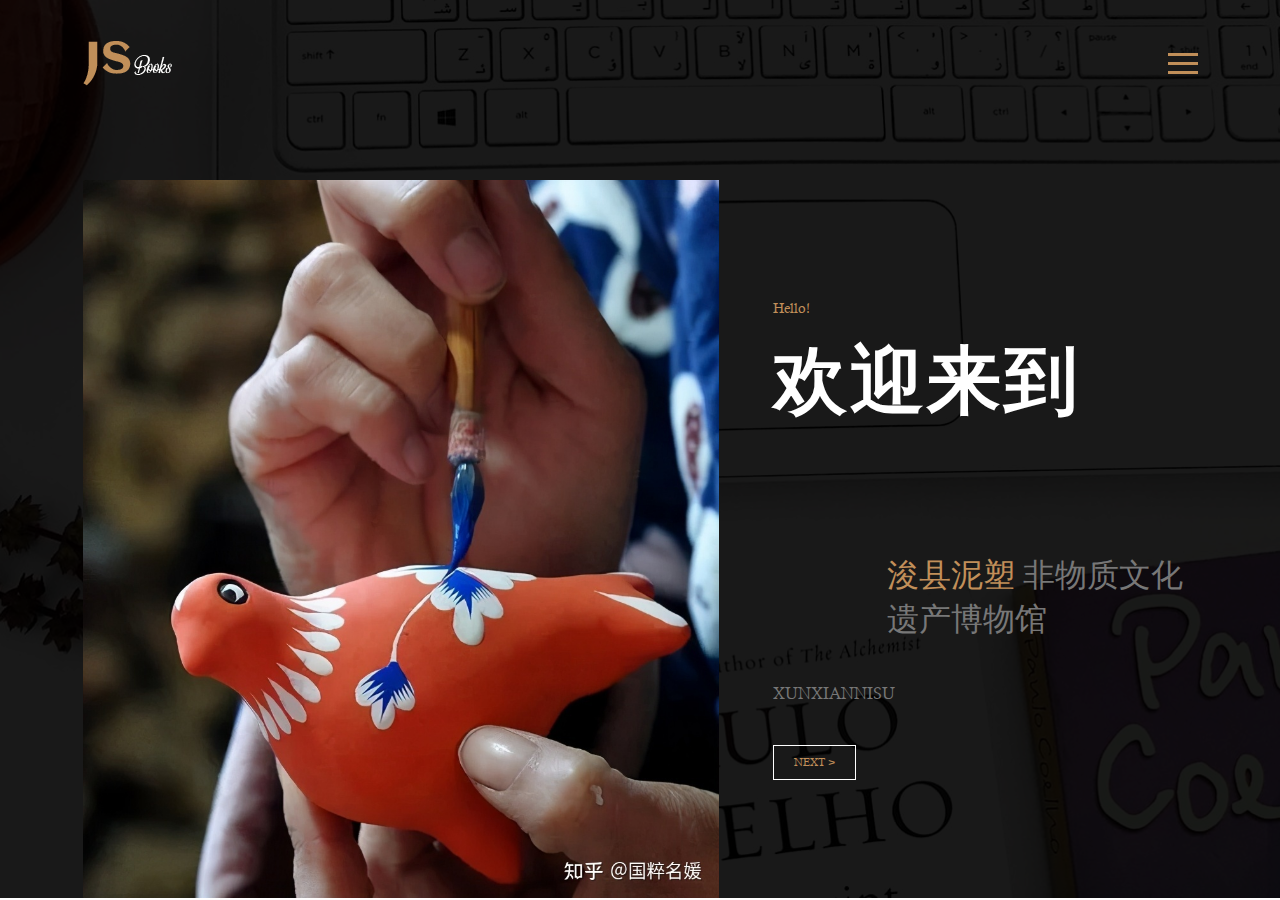
<file: index.html>
<!doctype html>
<!--
	Author by FreeHTML5.co
	Twitter: https://twitter.com/fh5co
	Facebook: https://fb.com/fh5co
	URL: https://freehtml5.co
-->
<html lang="en">
<head>
	<!-- Required meta tags -->
	<meta charset="utf-8">
	<meta name="viewport" content="width=device-width, initial-scale=1, shrink-to-fit=no">
	<link rel="stylesheet" href="css/style.css">
	<link rel="stylesheet" href="css/slick.css">
	<link rel="stylesheet" href="css/animate.css">

	<!-- Styleswitcher ( This style is for demo purposes only, you may delete this anytime. ) -->
	<link rel="stylesheet" id="theme-switch" href="css/style.css">
	<link rel="stylesheet" href="css/color-preset-option.css">
	<!-- END styleswitcher demo -->

	<title>Author</title>
</head>
<body>

	<!-- Navigation -->
	<nav class="site-navigation">
		<div class="site-navigation-inner site-container">
			<img src="./images/site-logo.png" alt="site logo">
			<div class="main-navigation">
				<ul class="main-navigation__ul">
					<li><a href="index.html">Home</a></li>
					<li><a href="#">Page 1</a></li>
					<li><a href="#">Page 2</a></li>
					<li><a href="#">Page 3</a></li>
					<li><a href="#">Page 4</a></li>
				</ul>
			</div>
			<div id="myBtn" class="burger-container" onclick="myFunction(this)">
				<div class="bar1"></div>
				<div class="bar2"></div>
				<div class="bar3"></div>
			</div>
			<script>
				function myFunction(x) {
					x.classList.toggle("change");
				}
			</script>

		</div>
	</nav>
	<!-- Navigation end -->

	<!-- Top banner -->
	<section class="fh5co-top-banner">
		<div class="top-banner__inner site-container">
			<div class="top-banner__image"><img src="tupian/浚县图片/v2-34499f5b2ea385e7670aa4b8134bd980_r.jpg" width="636" height="718" alt=""/></div>
			<div class="top-banner__text">
				<div class="top-banner__text-up">
					<span class="brand-span">Hello! </span>
					<h2 class="top-banner__h2">欢迎来到</h2>
			  </div>
				<div class="top-banner__text-down">
					
					<p>&nbsp;</p>
					<p>&nbsp;</p>
					<p><span class="brand-span" style="font-size: xx-large">浚县泥塑</span><span style="font-size: xx-large"> 非物质文化遗产博物馆</span></p>
				</div>
			  <p>XUNXIANNISU</p>
				<a href="浚县泥塑非物质文化遗产博物馆.html" class="brand-button">NEXT > </a>
			</div>
		</div>
	</section>
	<!-- Top banner end -->
</file>
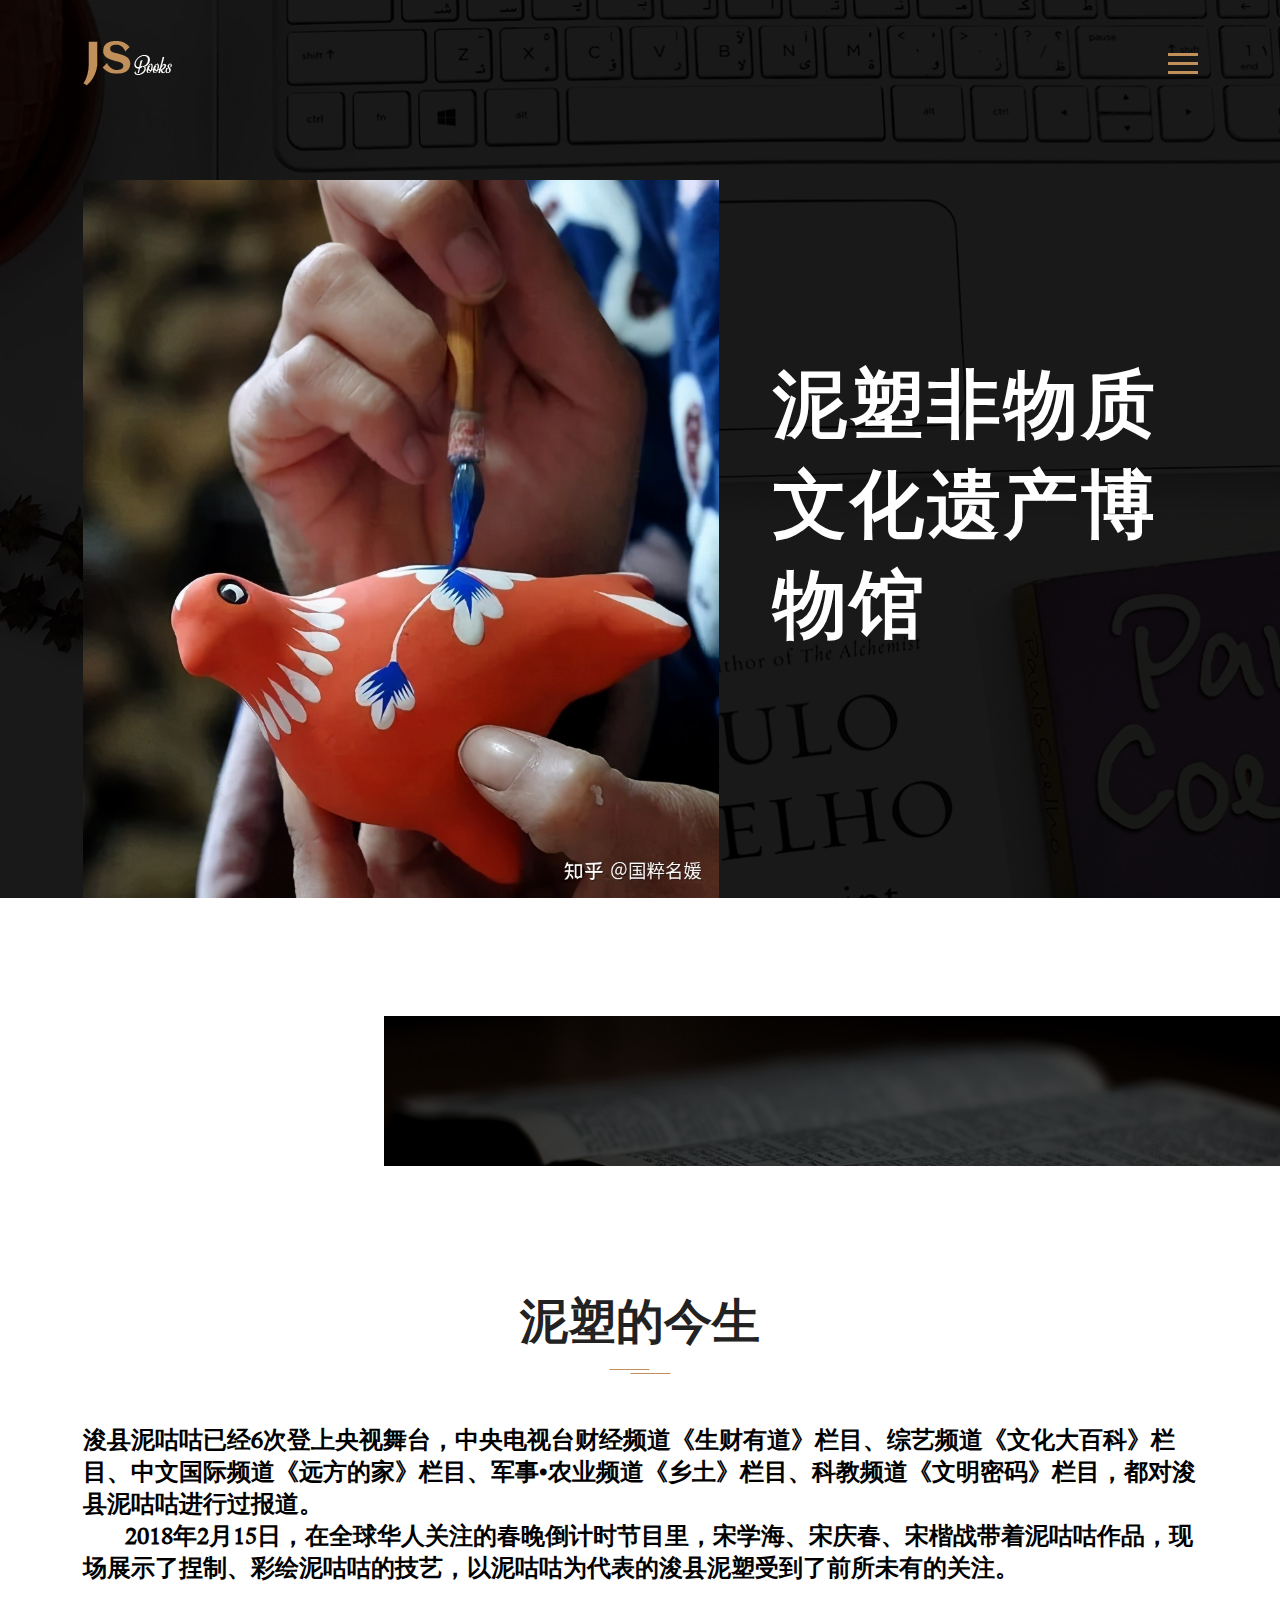
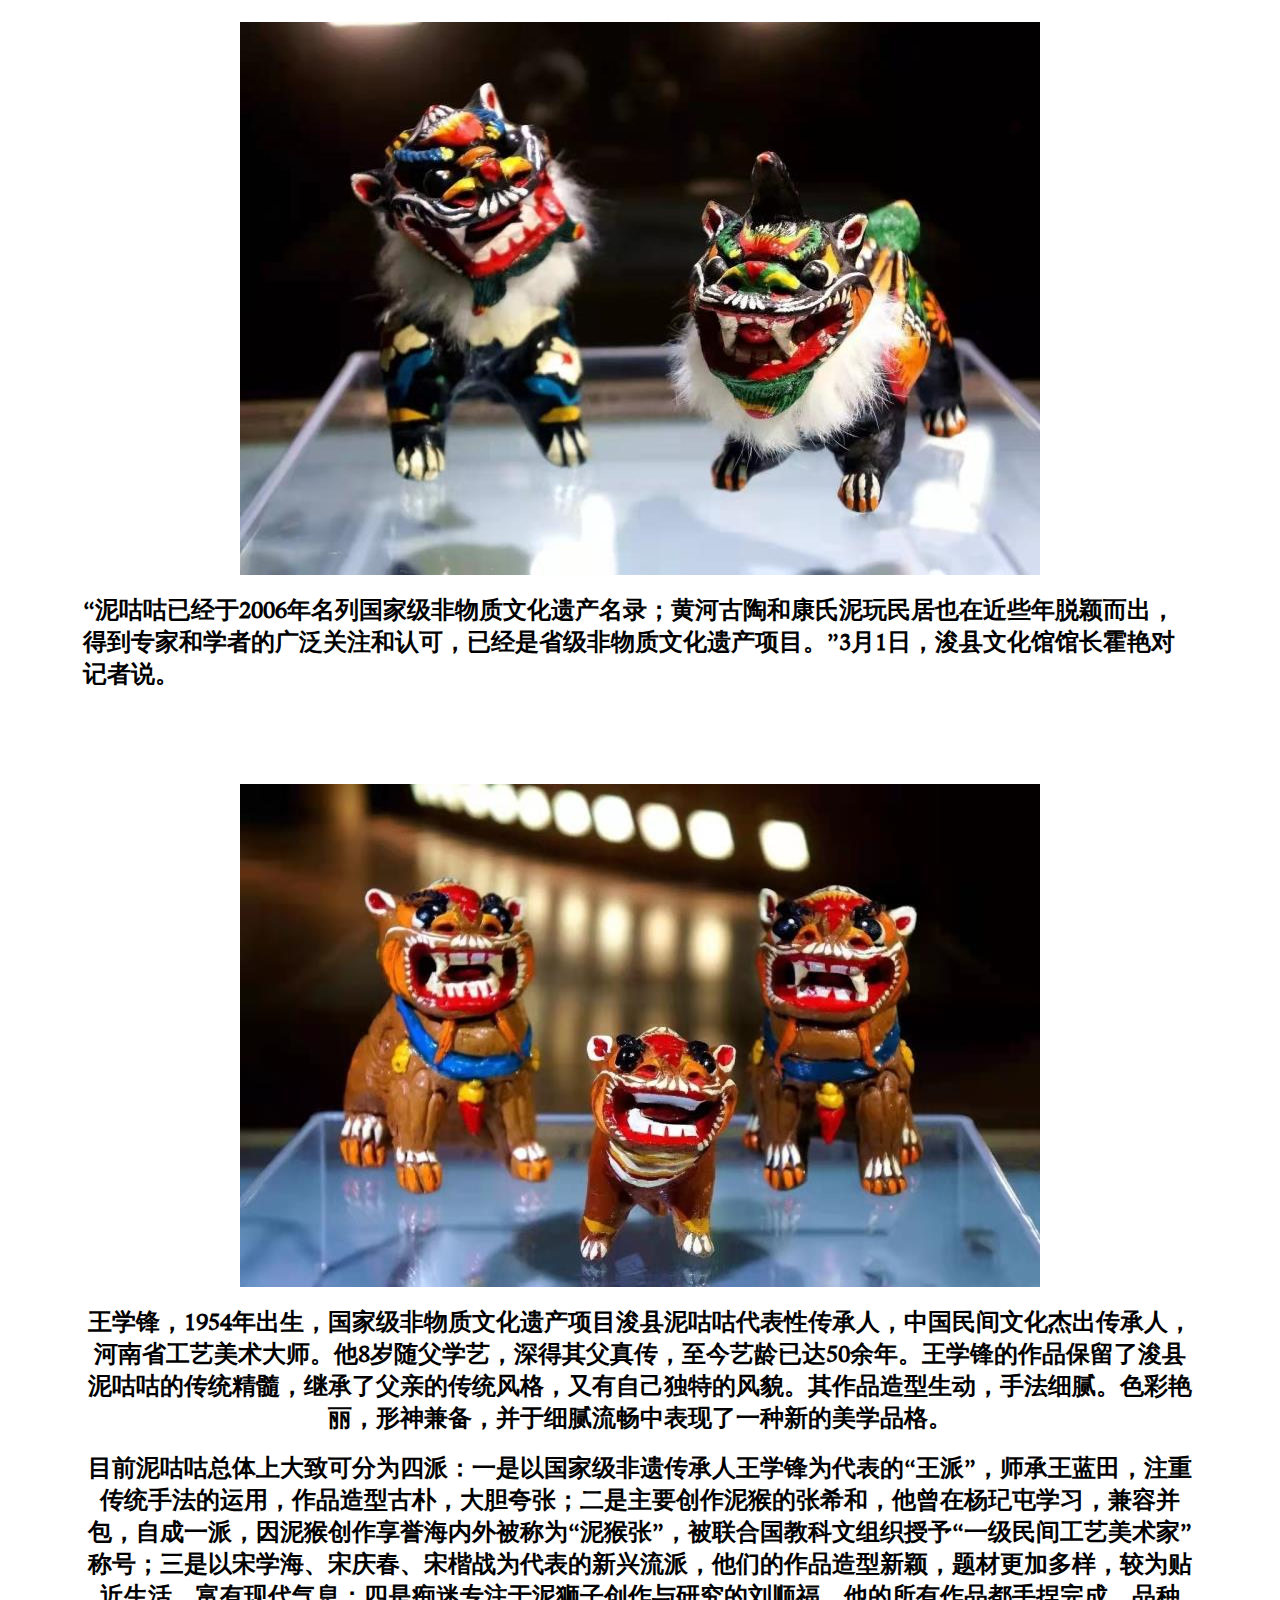
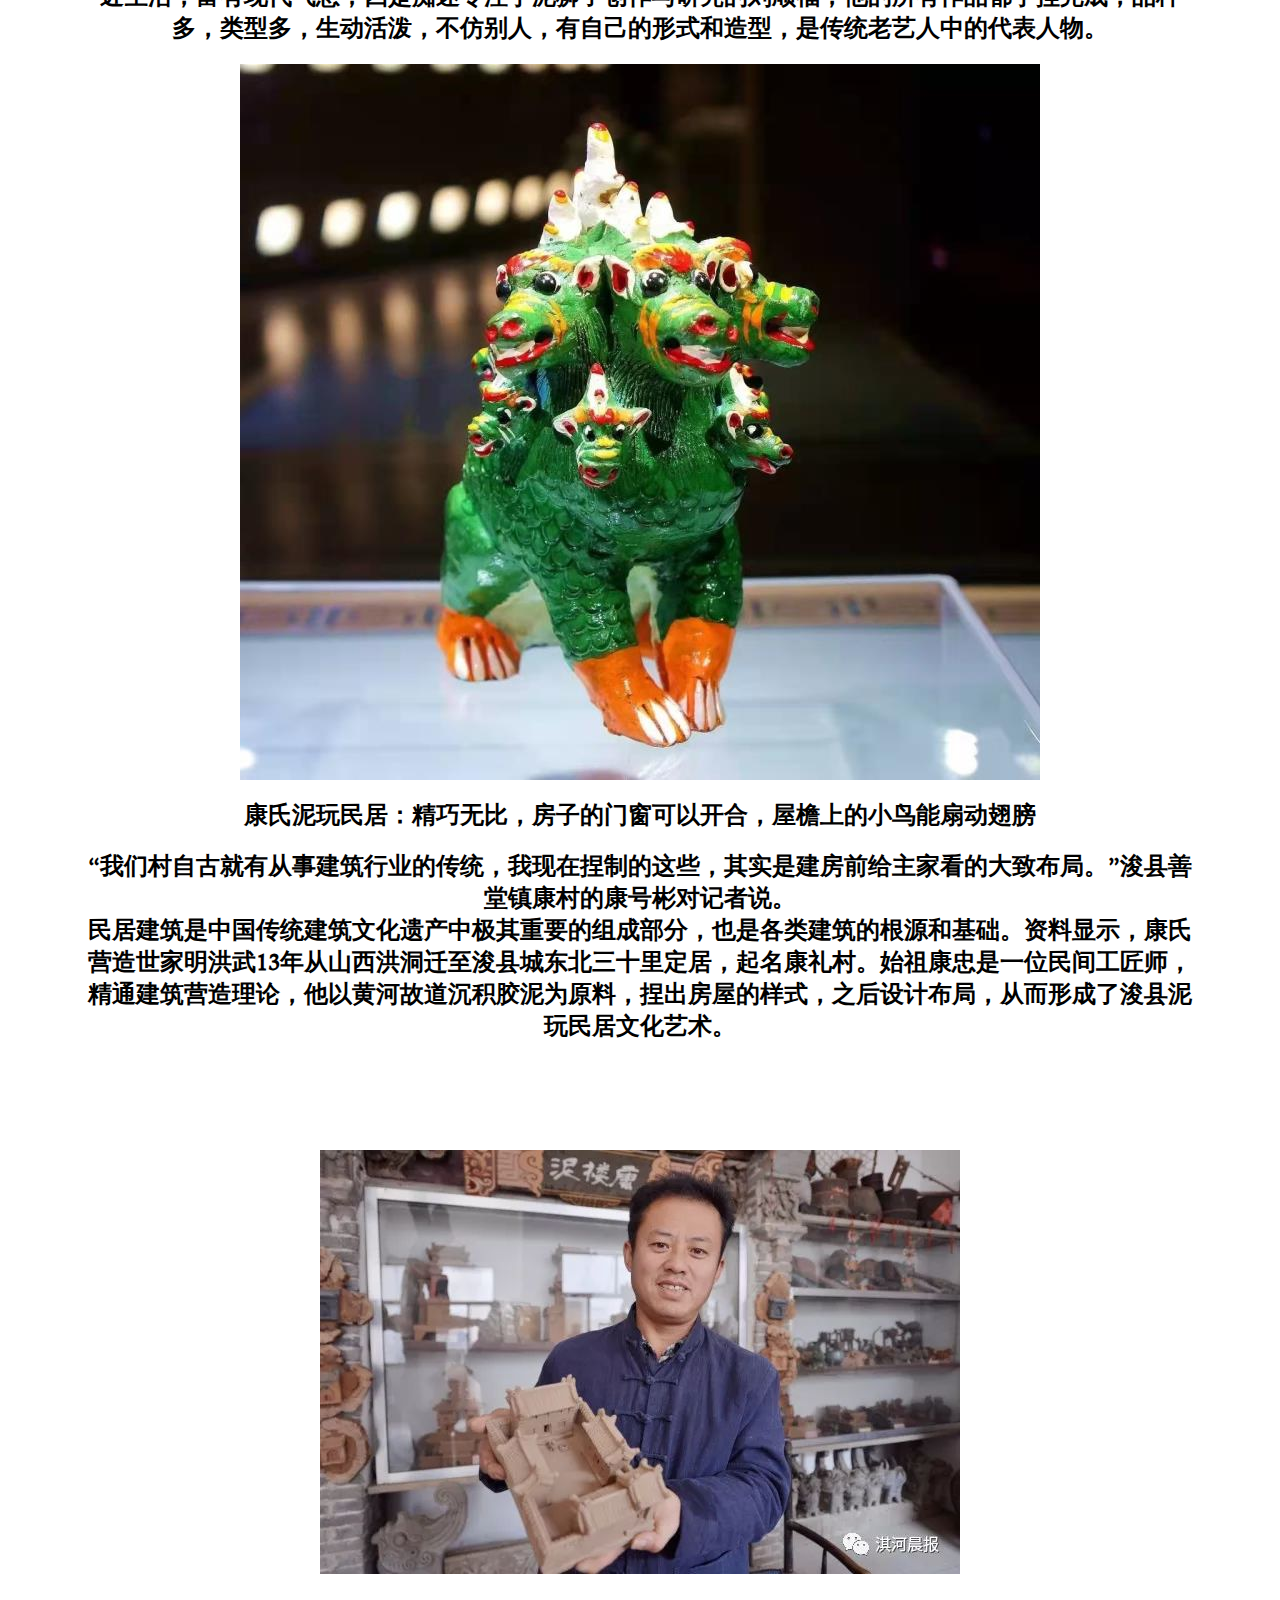
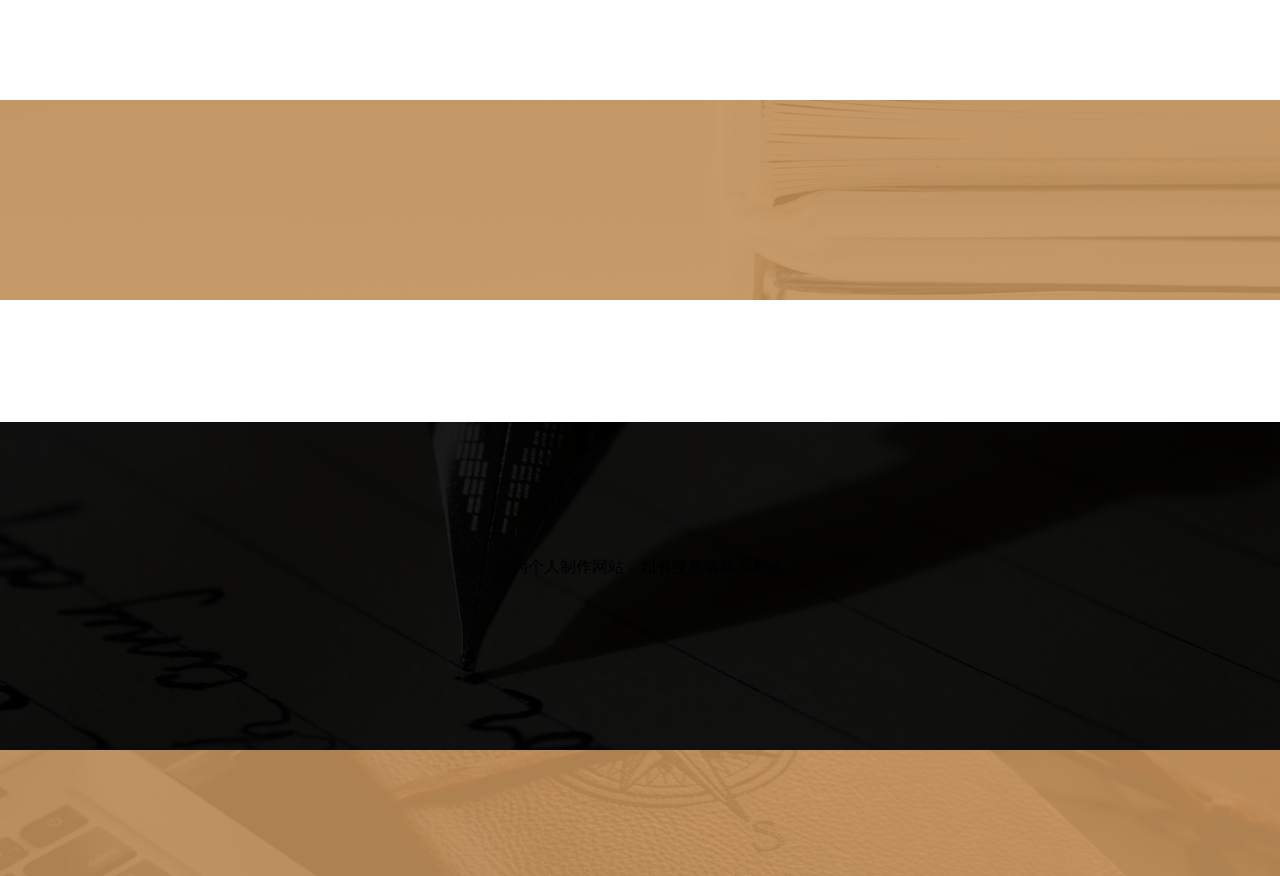
<file: 泥塑的今生.html>
<!doctype html>
<!--
	Author by FreeHTML5.co
	Twitter: https://twitter.com/fh5co
	Facebook: https://fb.com/fh5co
	URL: https://freehtml5.co
-->
<html lang="en">
<head>
	<!-- Required meta tags -->
	<meta charset="utf-8">
	<meta name="viewport" content="width=device-width, initial-scale=1, shrink-to-fit=no">
	<link rel="stylesheet" href="css/style.css">
	<link rel="stylesheet" href="css/slick.css">
	<link rel="stylesheet" href="css/animate.css">

	<!-- Styleswitcher ( This style is for demo purposes only, you may delete this anytime. ) -->
	<link rel="stylesheet" id="theme-switch" href="css/style.css">
	<link rel="stylesheet" href="css/color-preset-option.css">
	<!-- END styleswitcher demo -->

	<title>Author</title>
</head>
<body>

	<!-- Navigation -->
	<nav class="site-navigation">
		<div class="site-navigation-inner site-container">
			<img src="./images/site-logo.png" alt="site logo">
			<div class="main-navigation">
				<ul class="main-navigation__ul">
					<li><a href="blog.html">Blog</a></li>
					<li><a href="#">Page 1</a></li>
					<li><a href="#">Page 2</a></li>
					<li><a href="#">Page 3</a></li>
					<li><a href="#">Page 4</a></li>
				</ul>
			</div>
			<div id="myBtn" class="burger-container" onclick="myFunction(this)">
				<div class="bar1"></div>
				<div class="bar2"></div>
				<div class="bar3"></div>
			</div>
			<script>
				function myFunction(x) {
					x.classList.toggle("change");
				}
			</script>

		</div>
	</nav>
	<!-- Navigation end -->

	<!-- Top banner -->
	<section class="fh5co-top-banner">
		<div class="top-banner__inner site-container">
			<div class="top-banner__image"><img src="tupian/浚县图片/v2-34499f5b2ea385e7670aa4b8134bd980_r.jpg" width="636" height="718" alt=""/></div>
			<div class="top-banner__text">
				<div class="top-banner__text-up">
				  <h2 class="top-banner__h2">泥塑非物质文化遗产博物馆</h2>
				</div>
				<div class="top-banner__text-down">
					<h2 class="top-banner__h2"></h2>
				</div>
				<p>&nbsp;</p>
			</div>
		</div>
	</section>
	<!-- Top banner end -->

	<!-- About me -->
	<section class="fh5co-about-me">
		<div class="about-me-inner site-container">
		  <div class="about-me__text"></div>
		</div>
		<div class="about-me-bckg"></div>
	</section>
	<!-- About me end -->

	<!-- Books and CD -->
	<section class="fh5co-books">
		<div class="site-container">
			<h2 class="universal-h2 universal-h2-bckg">泥塑的今生</h2>
			<p><strong style="font-size: 24px;">  浚县泥咕咕已经6次登上央视舞台，中央电视台财经频道《生财有道》栏目、综艺频道《文化大百科》栏目、中文国际频道《远方的家》栏目、军事•农业频道《乡土》栏目、科教频道《文明密码》栏目，都对浚县泥咕咕进行过报道。<br>
		           2018年2月15日，在全球华人关注的春晚倒计时节目里，宋学海、宋庆春、宋楷战带着泥咕咕作品，现场展示了捏制、彩绘泥咕咕的技艺，以泥咕咕为代表的浚县泥塑受到了前所未有的关注。</strong></p>
			<br>
			<p><br>
		 </p>
			<div class="books">
				<div class="single-book">
					<a href="#" class="single-book__img"><img src="tupian/浚县图片/微信图片_20211123203218.jpg" width="800" height="553" alt=""/>
					<div class="single-book_download">
					  <img src="./images/download.svg" alt="book image"></div>
				  </a>
				  <p><!-- star rating --></p>
					<p><br>
					</p>
					<p style="font-size: 24px; text-align: left;"><strong>“泥咕咕已经于2006年名列国家级非物质文化遗产名录；黄河古陶和康氏泥玩民居也在近些年脱颖而出，得到专家和学者的广泛关注和认可，已经是省级非物质文化遗产项目。”3月1日，浚县文化馆馆长霍艳对记者说。</strong></p>
					<p></p>
					<p></p>
					<p></p>
					<p><br>
		          </p>
				  <p>&nbsp; </p>
					<div class="rating"></div>
					<!-- star rating end -->
			  </div>
				<div class="single-book">
				  <a href="#" class="single-book__img">
				  <div class="single-book_download">
						<img src="./images/download.svg" alt="book image"><!-- star rating -->
				  </div>
				  </a>
				  <div class="rating"></div>
					<!-- star rating end -->
				</div>
			  <div class="single-book">
					<a href="#" class="single-book__img"><img src="tupian/浚县图片/微信图片_20211123203205.jpg" width="800" height="503" alt=""/>
					<div class="single-book_download">
						<img src="./images/download.svg" alt="book image">
				    </div>
				</a>
				<h4 class="single-book__title">王学锋，1954年出生，国家级非物质文化遗产项目浚县泥咕咕代表性传承人，中国民间文化杰出传承人，河南省工艺美术大师。他8岁随父学艺，深得其父真传，至今艺龄已达50余年。王学锋的作品保留了浚县泥咕咕的传统精髓，继承了父亲的传统风格，又有自己独特的风貌。其作品造型生动，手法细腻。色彩艳丽，形神兼备，并于细腻流畅中表现了一种新的美学品格。</h4>
					<span style="font-size: 24px"><strong>目前泥咕咕总体上大致可分为四派：一是以国家级非遗传承人王学锋为代表的&ldquo;王派&rdquo;，师承王蓝田，注重传统手法的运用，作品造型古朴，大胆夸张；二是主要创作泥猴的张希和，他曾在杨玘屯学习，兼容并包，自成一派，因泥猴创作享誉海内外被称为&ldquo;泥猴张&rdquo;，被联合国教科文组织授予&ldquo;一级民间工艺美术家&rdquo;称号；三是以宋学海、宋庆春、宋楷战为代表的新兴流派，他们的作品造型新颖，题材更加多样，较为贴近生活，富有现代气息；四是痴迷专注于泥狮子创作与研究的刘顺福，他的所有作品都手捏完成，品种多，类型多，生动活泼，不仿别人，有自己的形式和造型，是传统老艺人中的代表人物。</strong></span></div>
				<div class="single-book">
				  <a href="#" class="single-book__img">
				  <div class="single-book_download"></div>
				  <img src="tupian/浚县图片/微信图片_20211123203221.jpg" width="800" height="716" alt=""/>					</a>
					<h4 class="single-book__title">康氏泥玩民居：精巧无比，房子的门窗可以开合，屋檐上的小鸟能扇动翅膀</h4>
                    <h4 class="single-book__title">&ldquo;我们村自古就有从事建筑行业的传统，我现在捏制的这些，其实是建房前给主家看的大致布局。&rdquo;浚县善堂镇康村的康号彬对记者说。<br>
                      民居建筑是中国传统建筑文化遗产中极其重要的组成部分，也是各类建筑的根源和基础。资料显示，康氏营造世家明洪武13年从山西洪洞迁至浚县城东北三十里定居，起名康礼村。始祖康忠是一位民间工匠师，精通建筑营造理论，他以黄河故道沉积胶泥为原料，捏出房屋的样式，之后设计布局，从而形成了浚县泥玩民居文化艺术。</h4>
			  </div>
			</div>
			<div class="books-brand-button"><img src="tupian/浚县图片/微信图片_20211123215837.jpg" width="640" height="424" alt=""/></div>
		</div>
	</section>
	<!-- Books and CD end -->

	<!-- Counter -->
	<div class="fh5co-counter counters"><!-- Counter -->

	<!-- Blog --><!-- Blog end -->

	<!-- Quotes -->	</div>
	<section class="fh5co-quotes">此为个人制作网站，如有侵权请联系删改</section>
	<!-- Quotes end -->

	<!-- Social -->
	<section class="fh5co-social"></section>
	<!-- Social -->

	<!-- Footer --><!-- Footer end -->

	<!-- Scripts -->
	<script src="js/jquery.min.js"></script>
	<script src="js/jquery.validate.min.js"></script>
	<script src="js/jquery.style.switcher.js"></script>
	<script src="js/slick.min.js"></script>
	<script src="js/wow.min.js"></script><script src="js/main.js"></script>


	<!-- For demo purposes Only ( You may delete this anytime :-) --><script src="js/jquery.style.switcher.js"></script>
	<script>
		$(function(){
			$('#colour-variations ul').styleSwitcher({
				defaultThemeId: 'theme-switch',
				hasPreview: false,
				cookie: {
					expires: 30,
					isManagingLoad: true
				}
			});
			$('.option-toggle').click(function() {
				$('#colour-variations').toggleClass('sleep');
			});
		});
	</script>
	<!-- End demo purposes only -->

</body>
</html>
</file>
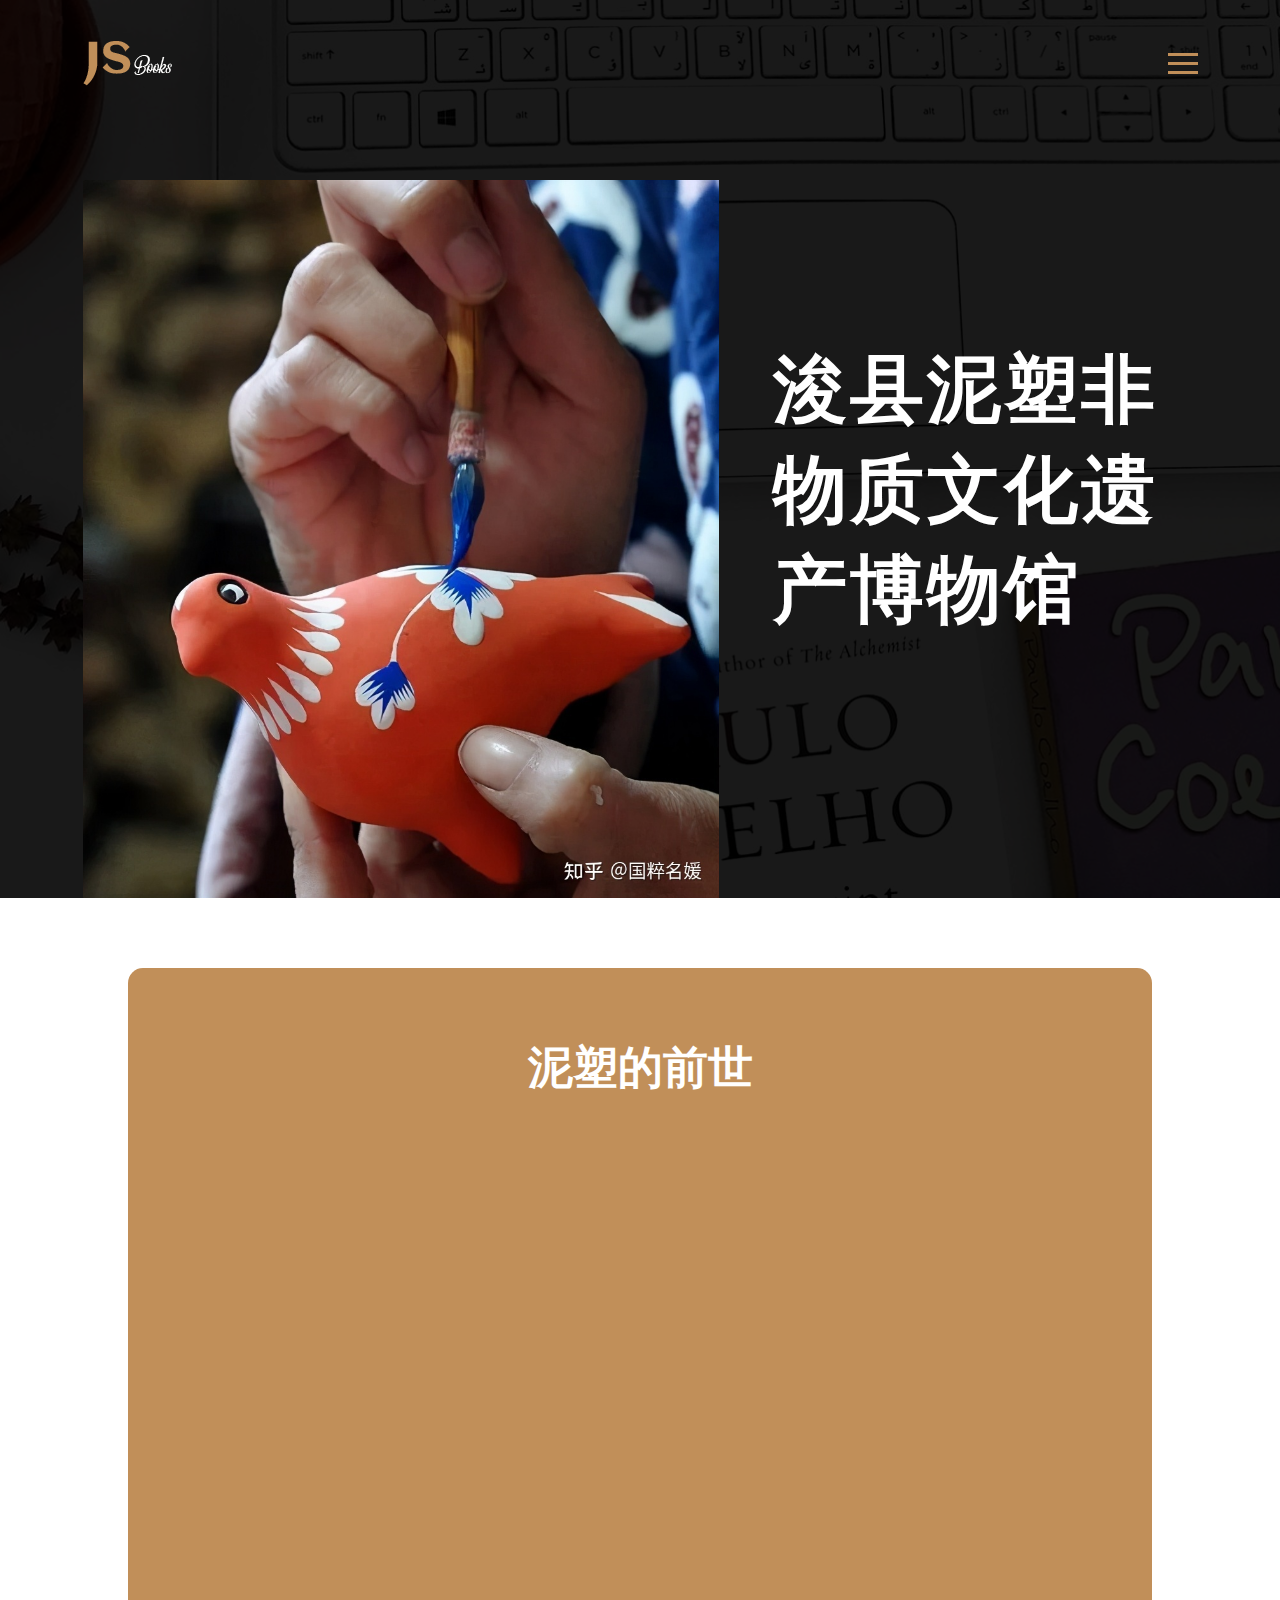
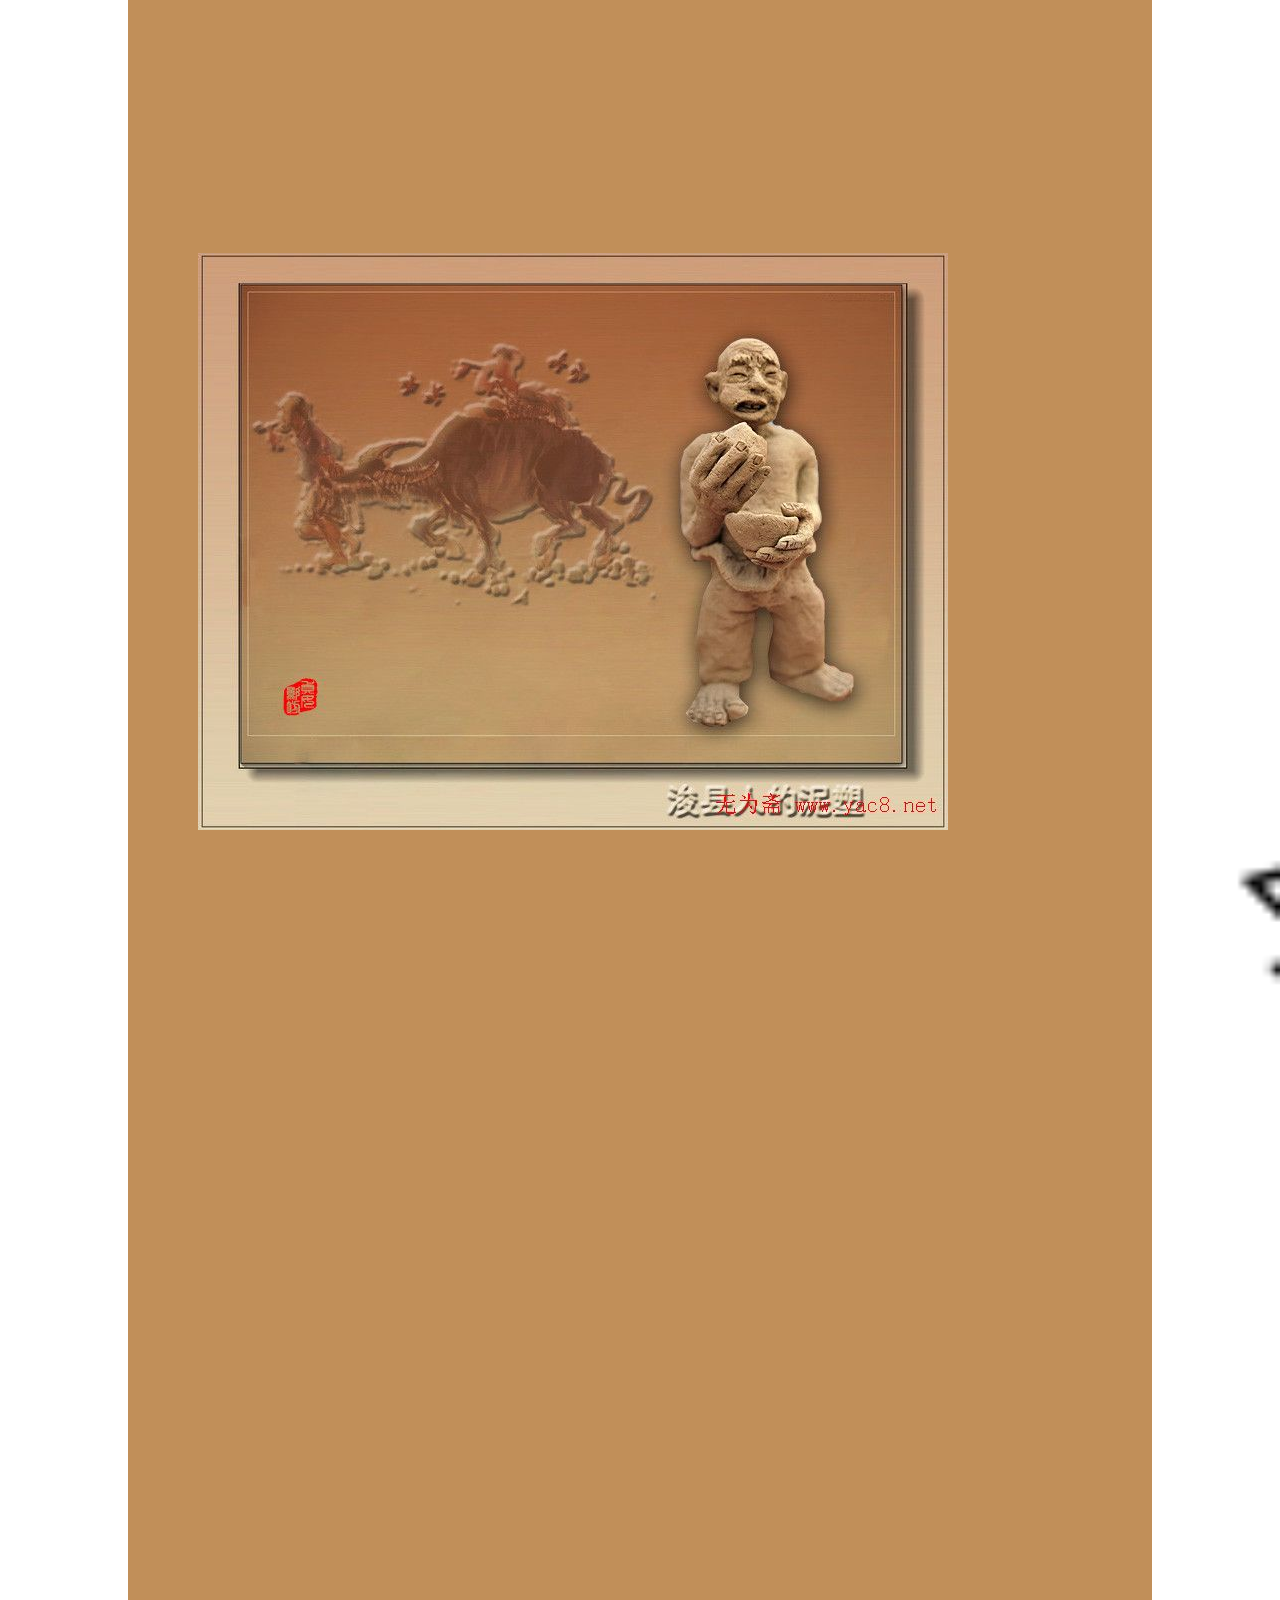
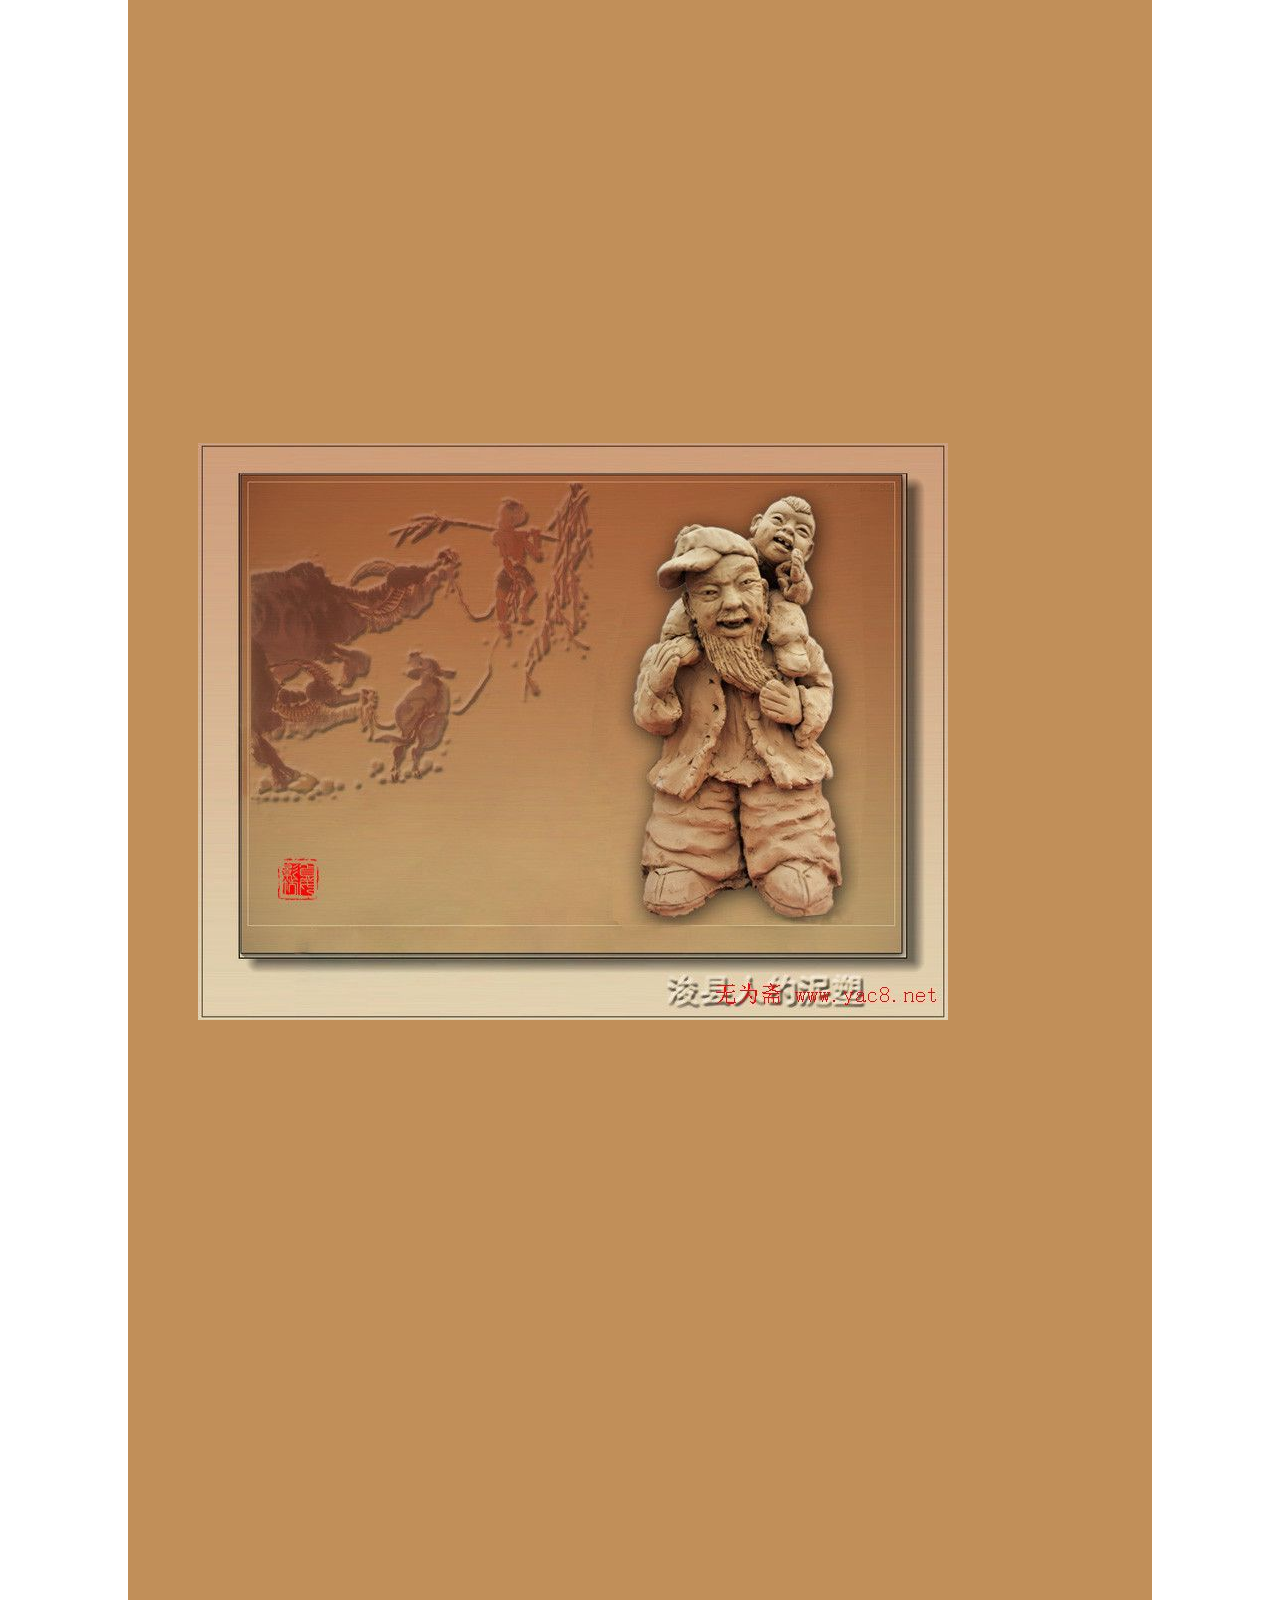
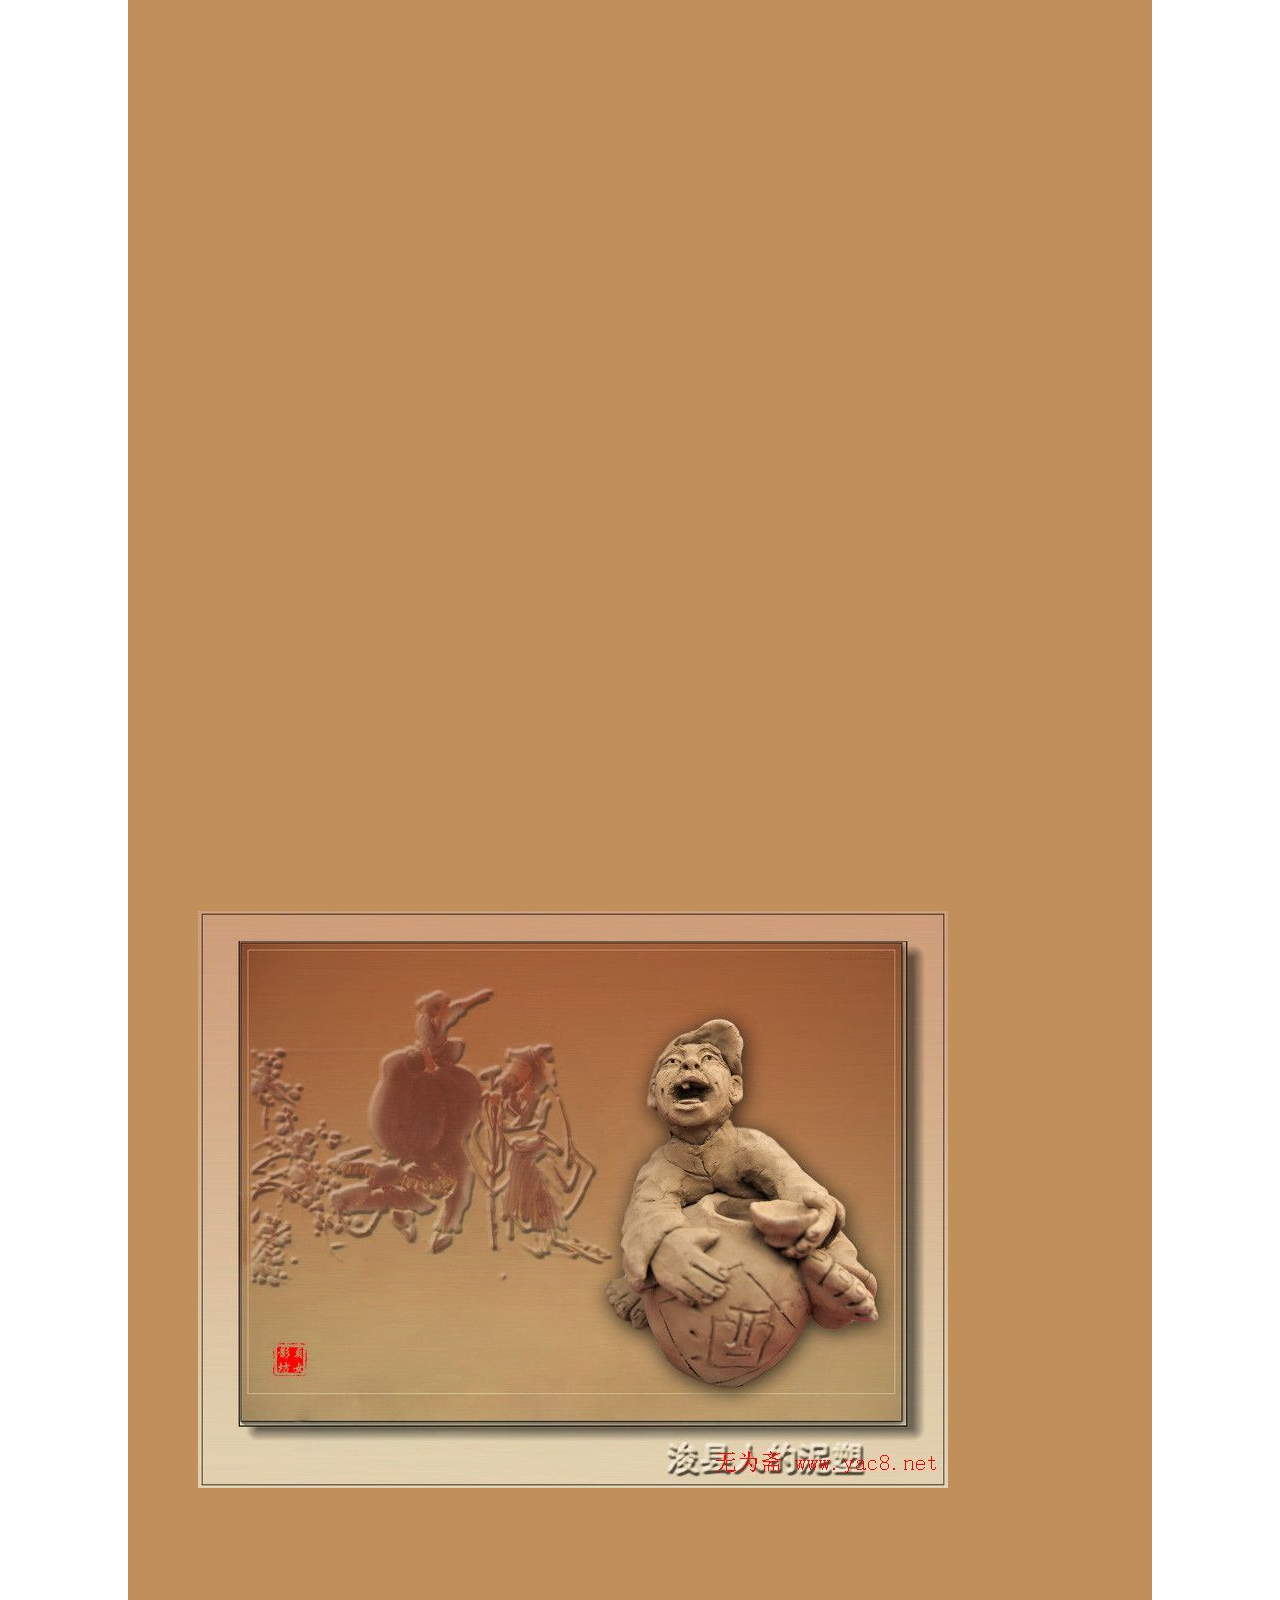
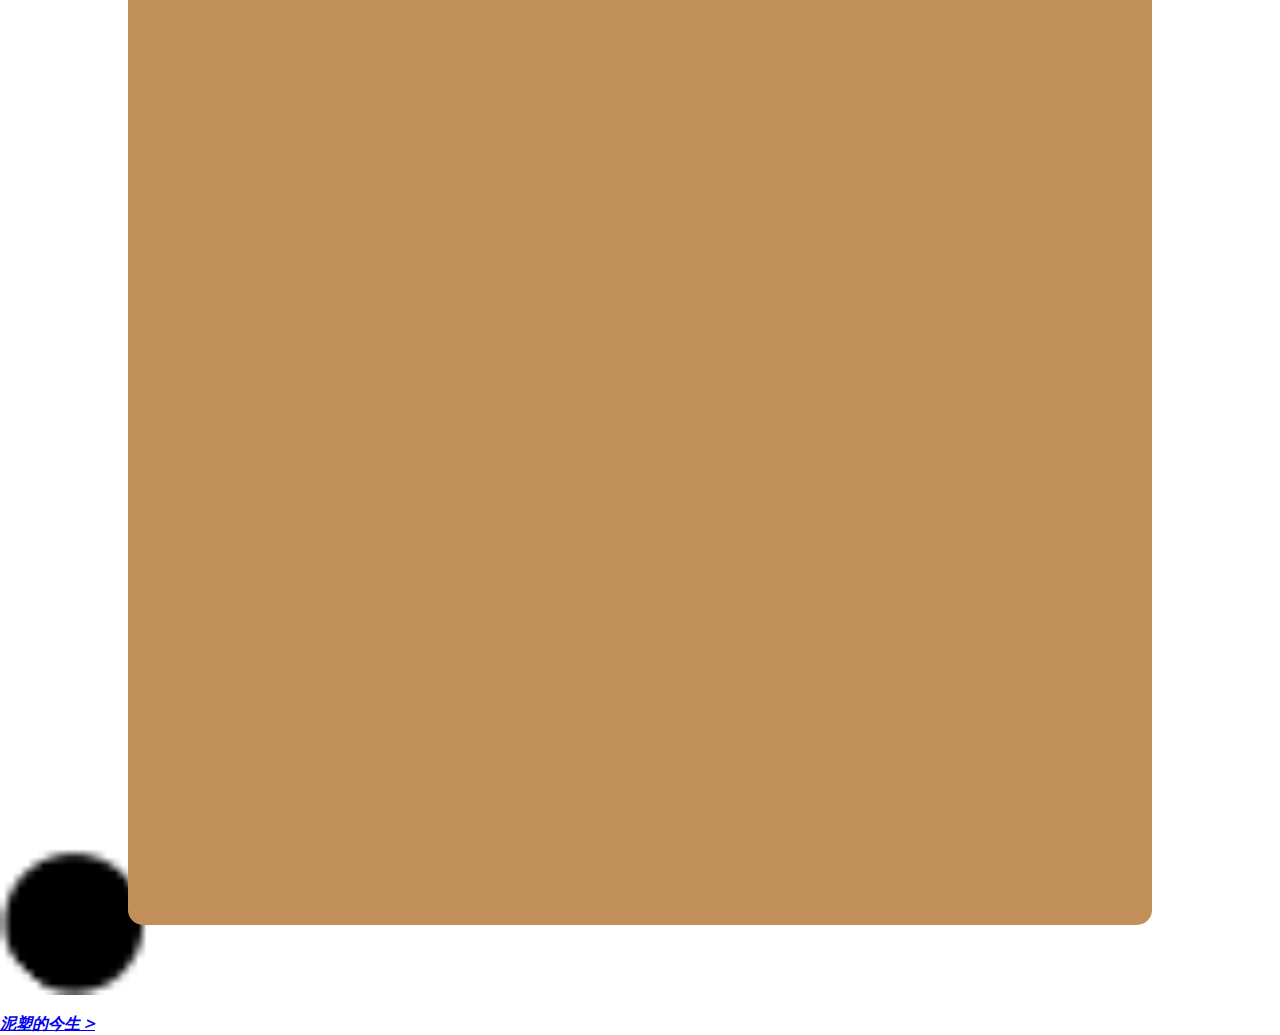
<file: 泥塑的前世.html>
<!doctype html>
<!--
	Author by FreeHTML5.co
	Twitter: https://twitter.com/fh5co
	Facebook: https://fb.com/fh5co
	URL: https://freehtml5.co
-->
<html lang="en">
<head>
	<!-- Required meta tags -->
	<meta charset="utf-8">
	<meta name="viewport" content="width=device-width, initial-scale=1, shrink-to-fit=no">
	<link rel="stylesheet" href="css/style.css">
	<link rel="stylesheet" href="css/slick.css">
	<link rel="stylesheet" href="css/animate.css">

	<!-- Styleswitcher ( This style is for demo purposes only, you may delete this anytime. ) -->
	<link rel="stylesheet" id="theme-switch" href="css/style.css">
	<link rel="stylesheet" href="css/color-preset-option.css">
	<!-- END styleswitcher demo -->

	<title>Author</title>
</head>
<body>

	<!-- Navigation -->
	<nav class="site-navigation">
		<div class="site-navigation-inner site-container">
			<img src="./images/site-logo.png" alt="site logo">
			<div class="main-navigation">
				<ul class="main-navigation__ul">
					<li><a href="index.html">Home</a></li>
					<li><a href="#">Page 1</a></li>
					<li><a href="#">Page 2</a></li>
					<li><a href="#">Page 3</a></li>
					<li><a href="#">Page 4</a></li>
				</ul>
			</div>
			<div id="myBtn" class="burger-container" onclick="myFunction(this)">
				<div class="bar1"></div>
				<div class="bar2"></div>
				<div class="bar3"></div>
			</div>
			<script>
				function myFunction(x) {
					x.classList.toggle("change");
				}
			</script>

		</div>
	</nav>
	<!-- Navigation end -->

	<!-- Top banner -->
	<section class="fh5co-top-banner">
		<div class="top-banner__inner site-container">
			<div class="top-banner__image"><img src="tupian/浚县图片/v2-34499f5b2ea385e7670aa4b8134bd980_r.jpg" width="636" height="718" alt=""/></div>
		  <div class="top-banner__text">
				<div class="top-banner__text-up">
				  <h2 class="top-banner__h2">浚县泥塑非物质文化遗产博物馆</h2>
			</div>
		    <div class="top-banner__text-down">
					<h2 class="top-banner__h2">&nbsp;</h2>
			  </div>
			</div>
		</div>
	</section>
	<!-- Top banner end -->

	<!-- Blog content section -->
	<section class="fh5co-blog-content">
		<div class="blog-content-bckg">
			<div class="blog-content-inner">
				<div class="container">
					<h2 class="card-title">泥塑的前世</h2>
					<div class="row single-blog-page" id="blog-1">
						<div class="single-blog__img"><img src="tupian/浚县图片/2014050126328805.jpg" width="750" height="577" alt=""/></div>
						<div class="single-blog-page__text wow bounceInLeft">
							<h2>泥塑的简介</h2>
							<p>据《资治通鉴》载，隋末农民起义军与隋军争夺黎阳仓（当时浚县称黎阳），瓦岗军首领李密手下有一员叫杨圯的大将在此屯兵，得杨圯屯村名。当时军中有一些士兵会捏泥人，为纪念在战场上阵亡的将士和战马，他们用当地的胶泥捏塑泥人、泥马。后来军队中一些人员就地安置，这门手艺便流传下来。</p>
							<p>浚县泥咕咕是河南省地区的传统美术。浚县泥咕咕历史久远，有着浓厚的民间特色，造型古朴，夸张别致，深受广大群众和专家学者的好评，被民俗学专家称为历史的活化石。 2006年，浚县泥咕咕经国务院批准列入第一批国家级非物质文化遗产名录。泥咕咕是 浚县民间对泥塑小玩具的俗称， 浚县泥塑形体较小，大的不足20厘米，小的只有4至5厘米，因其尾部有两小孔，吹时发出"咕咕"的声音，故称"泥咕咕"。黎阳镇杨圯屯是泥咕咕的主要产地。</p>
						</div>
					</div>
					<div class="row single-blog-page" id="blog-2">
						<div class="single-blog__img"><img src="tupian/浚县图片/2014050126353509.jpg" width="750" height="577" alt=""/></div>
						<div class="single-blog-page__text wow bounceInLeft">
							<h2>泥塑的特点</h2>
							<p>浚县泥咕咕的基本内容有人物、动物、飞禽三大种类一百多个品种。主要有以三国、水浒和瓦岗军为原型的人物，以及老虎、狮子、大象和燕子、斑鸠、孔雀等形象的动物和飞禽。古老朴素、逗人喜爱的泥咕咕寄托了劳动人民对生活的热爱和对未来的希望。</p>
							<p>浚县泥咕咕的特点是以黑色为底色，然后在底色上用自制的毛笔点画出各种花样。彩绘是以黑色、棕色打底，再描绘上 白土粉、大红、大绿、大蓝、大黄等条纹，大都用原彩色，很少用调和过的中间色。颜色以蛋黄调制而成，能使色彩起明发亮，对比强烈。浚县泥咕咕造型古朴拙雅，加之民间 大红大绿的着色，使作品美感顿生。</p>
						</div>
					</div>
					<div class="row single-blog-page" id="blog-3">
						<div class="single-blog__img"><img src="tupian/浚县图片/2014050126379477.jpg" width="750" height="577" alt=""/></div>
						<div class="single-blog-page__text wow bounceInLeft">
							<h2>泥塑的工艺特点</h2>
							<p>浚县泥咕咕的基本内容有人物、动物、飞禽三大种类一百多个品种。主要有以三国、水浒和瓦岗军为原型的人物，以及老虎、狮子、大象和燕子、斑鸠、孔雀等形象的动物和飞禽。古老朴素、逗人喜爱的泥咕咕寄托了劳动人民对生活的热爱和对未来的希望。</p>
							<p>浚县泥咕咕的特点是以黑色为底色，然后在底色上用自制的毛笔点画出各种花样。彩绘是以黑色、棕色打底，再描绘上白土粉、大红、大绿、大蓝、大黄等条纹，大都用原彩色，很少用调和过的中间色。颜色以蛋黄调制而成，能使色彩起明发亮，对比强烈。浚县泥咕咕造型古朴拙雅，加之民间大红大绿的着色，使作品美感顿生。</p>
							<p>其制作工具很简单，主要是塑型的竹筒和竹棍，制作者利用这些器具，经过和水、捶制等工序，将当地的黄胶泥塑成作品，然后蘸上松香（现改为墨汁）、洋颜色（现改为水粉颜料）、用自制的麻笔（现改为毛笔）在塑型坯上涂绘，多以黑色为底色，然后再以红、黄、蓝、绿等比较鲜艳的颜色绘出各种图案，与黑底形成强烈的对比，再用清漆罩上一层，放入高与宽约一米左右的砖砌小土窑焙烧。</p>
						</div>
					</div>
				</div>
			</div>
		</div>
	</section>
	<!-- Blog content section end -->

	<!-- Social -->
	<!-- Social -->

	<!-- Footer --><!-- Footer end -->

	<!-- Scripts -->
	<script src="js/jquery.min.js"></script>
	<script src="js/jquery.validate.min.js"></script>
	<script src="js/jquery.style.switcher.js"></script>
	<script src="js/slick.min.js"></script>
	<script src="js/wow.min.js"></script>
	<script src="js/main.js"></script>


	<!-- For demo purposes Only ( You may delete this anytime :-) --><script src="js/jquery.style.switcher.js"></script>
	<script>
		$(function(){
			$('#colour-variations ul').styleSwitcher({
				defaultThemeId: 'theme-switch',
				hasPreview: false,
				cookie: {
					expires: 30,
					isManagingLoad: true
				}
			});
			$('.option-toggle').click(function() {
				$('#colour-variations').toggleClass('sleep');
			});
		});
	</script>
	<!-- End demo purposes only -->
</div>
<p>&nbsp;</p>
		    </div>
<a href="泥塑的今生.html" class="泥塑的今生"><strong><em>泥塑的今生 > </em></strong></a>
</body>
</html>
</file>
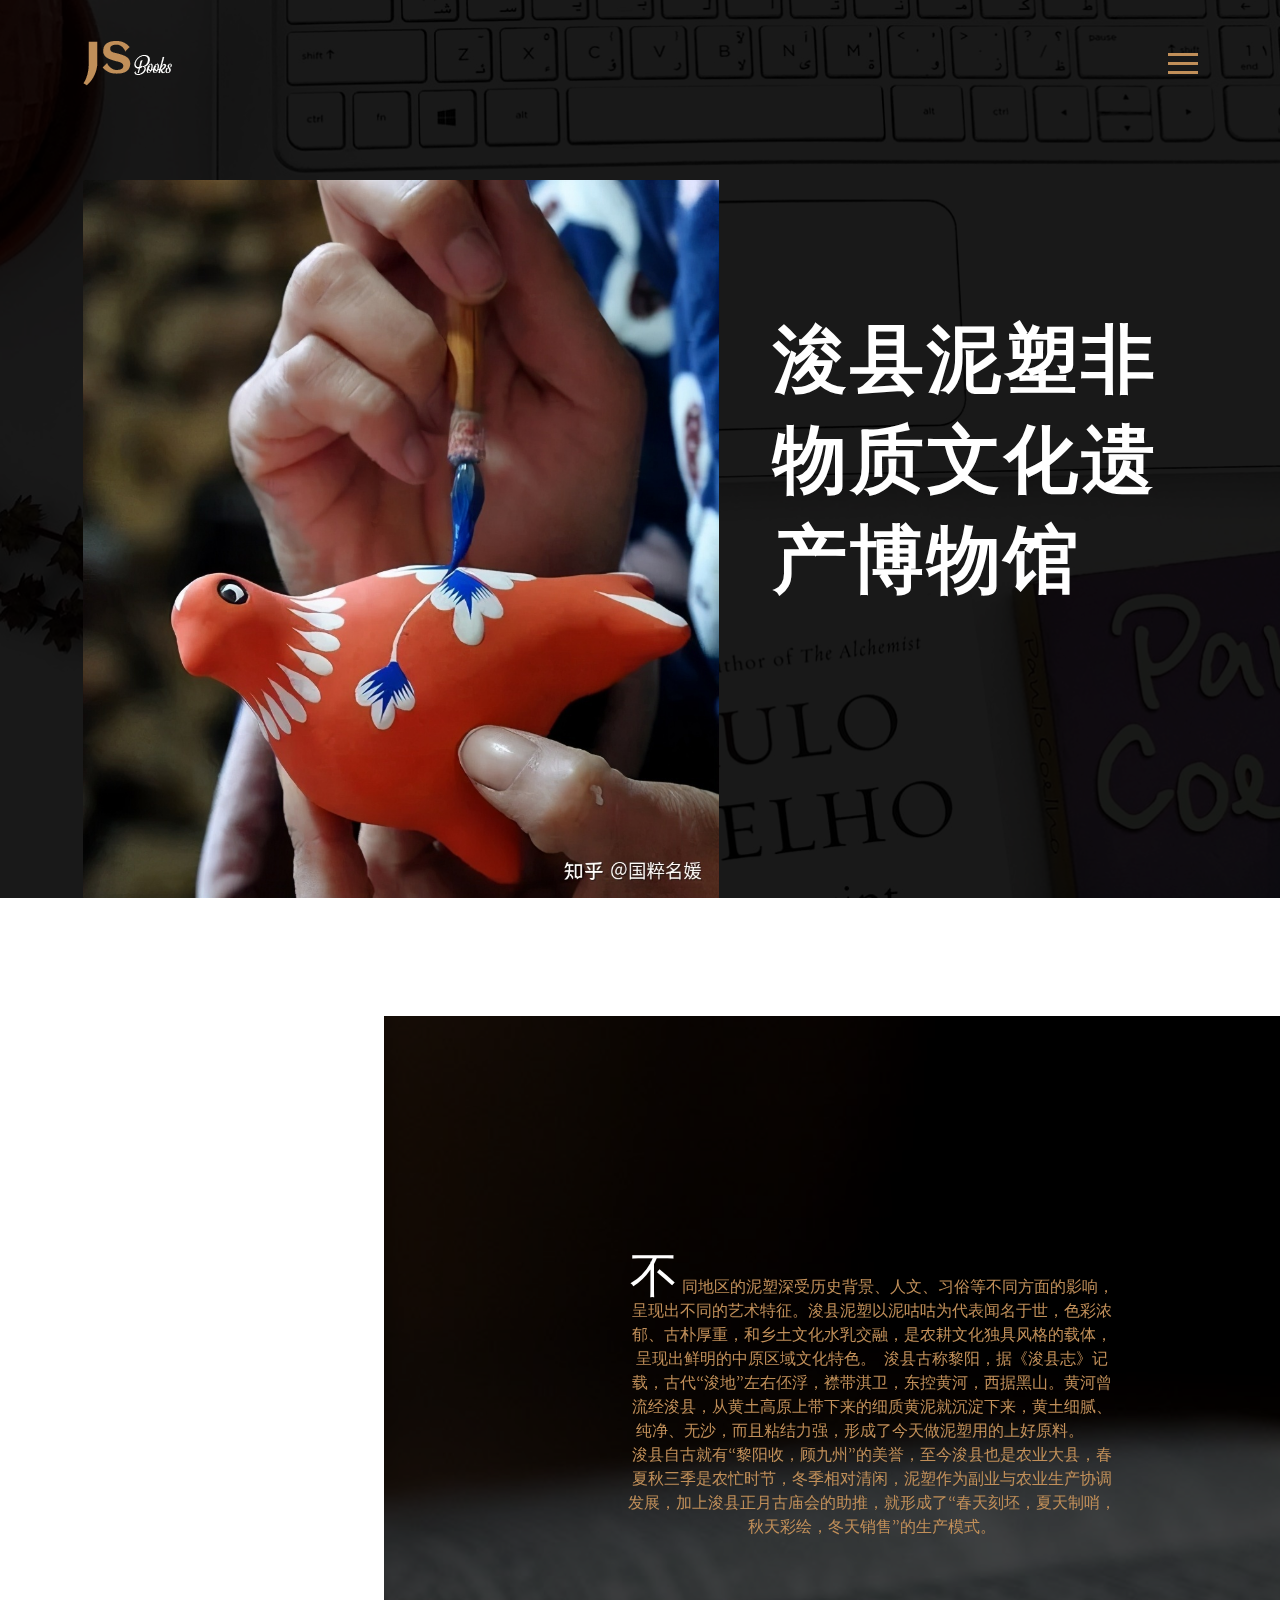
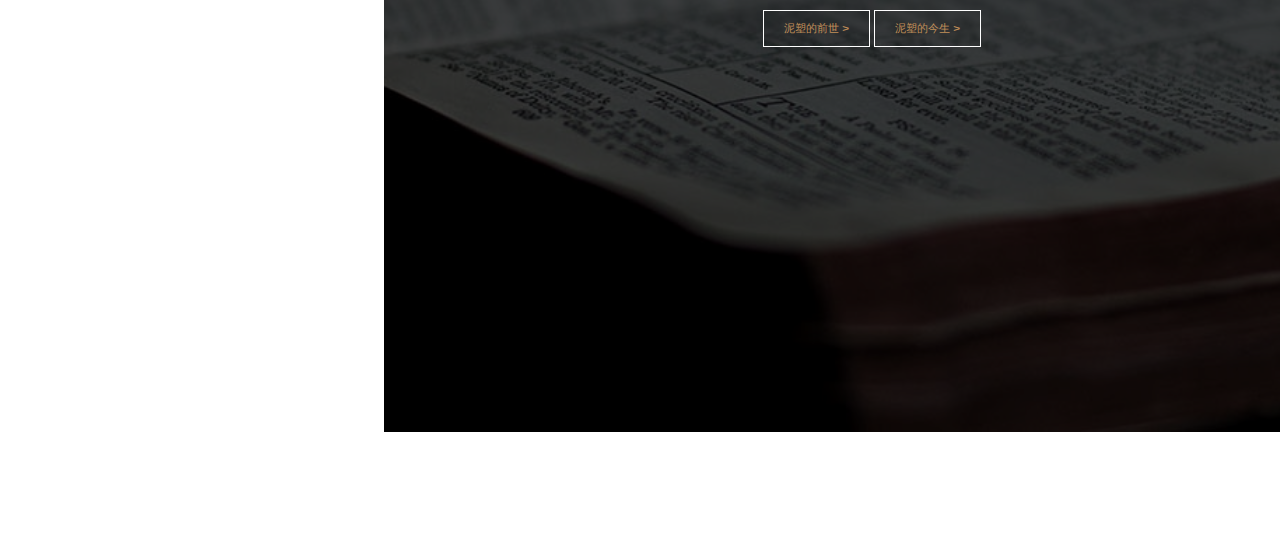
<file: 浚县泥塑非物质文化遗产博物馆.html>
<!doctype html>
<!--
	Author by FreeHTML5.co
	Twitter: https://twitter.com/fh5co
	Facebook: https://fb.com/fh5co
	URL: https://freehtml5.co
-->
<html lang="en">
<head>
	<!-- Required meta tags -->
	<meta charset="utf-8">
	<meta name="viewport" content="width=device-width, initial-scale=1, shrink-to-fit=no">
	<link rel="stylesheet" href="css/style.css">
	<link rel="stylesheet" href="css/slick.css">
	<link rel="stylesheet" href="css/animate.css">

	<!-- Styleswitcher ( This style is for demo purposes only, you may delete this anytime. ) -->
	<link rel="stylesheet" id="theme-switch" href="css/style.css">
	<link rel="stylesheet" href="css/color-preset-option.css">
	<!-- END styleswitcher demo -->

	<title>Author</title>
</head>
<body>

	<!-- Navigation -->
	<nav class="site-navigation">
		<div class="site-navigation-inner site-container">
			<img src="./images/site-logo.png" alt="site logo">
			<div class="main-navigation">
				<ul class="main-navigation__ul">
					<li><a href="blog.html">Blog</a></li>
					<li><a href="#">Page 1</a></li>
					<li><a href="#">Page 2</a></li>
					<li><a href="#">Page 3</a></li>
					<li><a href="#">Page 4</a></li>
				</ul>
			</div>
			<div id="myBtn" class="burger-container" onclick="myFunction(this)">
				<div class="bar1"></div>
				<div class="bar2"></div>
				<div class="bar3"></div>
			</div>
			<script>
				function myFunction(x) {
					x.classList.toggle("change");
				}
			</script>

		</div>
	</nav>
	<!-- Navigation end -->

	<!-- Top banner -->
	<section class="fh5co-top-banner">
		<div class="top-banner__inner site-container">
			<div class="top-banner__image"><img src="tupian/浚县图片/v2-34499f5b2ea385e7670aa4b8134bd980_r.jpg" width="636" height="718" alt=""/></div>
		  <div class="top-banner__text">
				<div class="top-banner__text-up">
				  <h2 class="top-banner__h2">浚县泥塑非物质文化遗产博物馆</h2>
			</div>
		    <div class="top-banner__text-down">
			  <h2 class="top-banner__h2">&nbsp;</h2>
			  </div>
			  <p>&nbsp;</p>
			</div>
		</div>
	</section>
	<!-- Top banner end -->

	<!-- About me -->
	<section class="fh5co-about-me">
		<div class="about-me-inner site-container">
			<article class="portfolio-wrapper wow bounceInLeft">
				<div class="portfolio__img"><img src="tupian/浚县图片/v2-a3cdba4231fc3512178aaf64dac0f803_r.jpg" width="1000" height="622" alt=""/></div>
				<div class="portfolio__bottom">
					<div class="portfolio__name">
						<span>浚县</span>
						<h2 class="universal-h2">泥塑</h2>
					</div>
					
				</div>
			</article>
			<div class="about-me__text">
			  <div class="about-me-slider">
					<div class="about-me-single-slide">
						<h2 class="universal-h2 universal-h2-bckg wow bounceInUp" data-wow-duration="1.5s">浚县泥塑非物质文化遗产博物馆</h2>
						<p><span>不</span> 同地区的泥塑深受历史背景、人文、习俗等不同方面的影响，呈现出不同的艺术特征。浚县泥塑以泥咕咕为代表闻名于世，色彩浓郁、古朴厚重，和乡土文化水乳交融，是农耕文化独具风格的载体，呈现出鲜明的中原区域文化特色。
 浚县古称黎阳，据《浚县志》记载，古代“浚地”左右伾浮，襟带淇卫，东控黄河，西据黑山。黄河曾流经浚县，从黄土高原上带下来的细质黄泥就沉淀下来，黄土细腻、纯净、无沙，而且粘结力强，形成了今天做泥塑用的上好原料。
      浚县自古就有“黎阳收，顾九州”的美誉，至今浚县也是农业大县，春夏秋三季是农忙时节，冬季相对清闲，泥塑作为副业与农业生产协调发展，加上浚县正月古庙会的助推，就形成了“春天刻坯，夏天制哨，秋天彩绘，冬天销售”的生产模式。</p>
						<h4>&nbsp;</h4>
						<p class="p-white"></p>
					</div>
					
			  </div>
				<a href="泥塑的前世.html" class="brand-button">泥塑的前世 > </a>
				<a href="泥塑的今生.html" class="brand-button">泥塑的今生 > </a>
			  <p>&nbsp;</p>
			</div>
		</div>
		<div class="about-me-bckg"></div>
	</section>
	<!-- About me end -->

	<!-- Books and CD -->
	<section class="fh5co-books"></section>
	<!-- Books and CD end -->

	<!-- Counter -->
	<!-- Counter -->

	<!-- Blog --><!-- Blog end -->

	<!-- Quotes -->
	<!-- Quotes end -->

	<!-- Social -->
	<!-- Social -->

	<!-- Footer --><!-- Footer end -->

	<!-- Scripts -->
	<script src="js/jquery.min.js"></script>
	<script src="js/jquery.validate.min.js"></script>
	<script src="js/jquery.style.switcher.js"></script>
	<script src="js/slick.min.js"></script>
	<script src="js/wow.min.js"></script>
	<script src="js/main.js"></script>


	<!-- For demo purposes Only ( You may delete this anytime :-) --><script src="js/jquery.style.switcher.js"></script>
	<script>
		$(function(){
			$('#colour-variations ul').styleSwitcher({
				defaultThemeId: 'theme-switch',
				hasPreview: false,
				cookie: {
					expires: 30,
					isManagingLoad: true
				}
			});
			$('.option-toggle').click(function() {
				$('#colour-variations').toggleClass('sleep');
			});
		});
	</script>
	<!-- End demo purposes only -->

</body>
</html>
</file>
<file: css/style.css>
/*
 * Author by FreeHTML5.co
 * Twitter: https://twitter.com/fh5co
 * Facebook: https://fb.com/fh5co
 * URL: https://freehtml5.co
 */
/* Fonts */
@font-face {
  font-family: 'Calisto-MT';
  src: url(../fonts/Calisto-MT.ttf); }

@font-face {
  font-family: 'Calisto-MT-Italic';
  src: url(../fonts/Calisto-MT-Italic.ttf); }

@font-face {
  font-family: 'Calisto-MT-Bold';
  src: url(../fonts/Calisto-MT-Bold.ttf); }

/* Colors */
/* Universal style */
* {
  margin: 0;
  padding: 0;
  font-family: "Calisto-MT"; }

.site-container {
  width: 1115px;
  margin: 0 auto; }
  @media (max-width: 1250px) {
    .site-container {
      width: 90%; } }

.universal-h2 {
  font-size: 48px;
  text-align: center;
  color: #222; }
  @media (max-width: 1250px) {
    .universal-h2 {
      font-size: 38px; } }
  @media (max-width: 668px) {
    .universal-h2 {
      font-size: 30px; } }

.universal-h2-bckg {
  background-image: url("../images/double-line.svg");
  background-repeat: no-repeat;
  background-position: center bottom; }

/* Universal style end */
/* Includes */
.site-navigation {
  position: absolute;
  top: 4.6%;
  width: 100%;
  z-index: 2; }

.site-navigation-inner {
  display: flex;
  align-items: center;
  justify-content: space-between; }

.main-navigation {
  color: #fff;
  display: none;
  position: fixed;
  height: 100%;
  width: 100%;
  top: 0px;
  left: 0px;
  background: #000;
  opacity: 0.9; }
  .main-navigation .main-navigation__ul {
    position: absolute;
    top: 50%;
    left: 50%;
    transform: translate(-50%, -50%);
    padding: 3%;
    border: 2px solid #fff;
    border-radius: 7px;
    background-color: #c18f59; }
    .main-navigation .main-navigation__ul li {
      margin-bottom: 20px;
      list-style: none; }
    .main-navigation .main-navigation__ul a {
      color: #fff;
      font-size: 20px;
      font-weight: 600;
      text-decoration: none;
      text-transform: uppercase;
      transition: 0.3s ease; }
      .main-navigation .main-navigation__ul a:hover {
        color: #777; }
  @media (max-width: 1150px) {
    .main-navigation {
      opacity: 0.94; } }

/* Navigation burger */
.burger-container {
  cursor: pointer;
  z-index: 3; }

.bar1, .bar2, .bar3 {
  width: 30px;
  height: 3px;
  background-color: #c18f59;
  margin: 6px 0;
  transition: 0.4s; }

.change .bar1 {
  transform: rotate(-45deg) translate(-6px, 6px);
  background-color: #c18f59; }

.change .bar2 {
  opacity: 0;
  background-color: #c18f59; }

.change .bar3 {
  transform: rotate(45deg) translate(-6px, -7px);
  background-color: #c18f59; }

.stop-scroll {
  overflow: hidden; }

/* Navigation burger end */
.fh5co-top-banner {
  position: relative;
  display: flex;
  align-items: flex-end;
  background-image: url("../images/top-banner-bckg.jpg");
  background-position: center;
  background-size: cover; }
  .fh5co-top-banner::after {
    content: '';
    position: absolute;
    top: 0;
    left: 0;
    width: 100%;
    height: 100%;
    background-color: #000;
    opacity: 0.9; }
  .fh5co-top-banner .site-container {
    position: relative;
    z-index: 1; }
  @media (max-width: 1600px) {
    .fh5co-top-banner {
      padding-top: 180px; } }
  @media (max-width: 1250px) {
    .fh5co-top-banner {
      padding-top: 130px; } }
  @media (max-width: 520px) {
    .fh5co-top-banner {
      padding-top: 105px; } }
  @media (min-width: 1600px) {
    .fh5co-top-banner {
      min-height: 100vh; } }

.top-banner__inner {
  display: flex;
  align-items: center; }
  .top-banner__inner .top-banner__text {
    margin-left: 54px; }
    @media (max-width: 1250px) {
      .top-banner__inner .top-banner__text {
        width: 35%; } }
    @media (max-width: 768px) {
      .top-banner__inner .top-banner__text {
        width: 50%;
        margin-left: 20px; } }
    @media (max-width: 520px) {
      .top-banner__inner .top-banner__text {
        width: 65%;
        margin-bottom: 20px;
        margin-left: 0; } }
    .top-banner__inner .top-banner__text p {
      margin-bottom: 42px;
      color: #777; }
      @media (max-width: 768px) {
        .top-banner__inner .top-banner__text p {
          margin-bottom: 25px;
          font-size: 14px; } }
  .top-banner__inner .top-banner__h2 {
    font-size: 74px;
    letter-spacing: 3px;
    color: #fff;
    font-family: "Calisto-MT-Bold"; }
    @media (max-width: 1250px) {
      .top-banner__inner .top-banner__h2 {
        font-size: 50px; } }
    @media (max-width: 768px) {
      .top-banner__inner .top-banner__h2 {
        font-size: 35px; } }
  .top-banner__inner .top-banner__text-up .top-banner__h2 {
    margin-top: 15px; }
    @media (max-width: 768px) {
      .top-banner__inner .top-banner__text-up .top-banner__h2 {
        margin-top: 0; } }
  .top-banner__inner .top-banner__text-down {
    margin-bottom: 20px;
    padding-left: 27%; }
    .top-banner__inner .top-banner__text-down .top-banner__h2 {
      margin-bottom: 10px; }
      @media (max-width: 768px) {
        .top-banner__inner .top-banner__text-down .top-banner__h2 {
          margin-bottom: 0; } }
  .top-banner__inner .top-banner__image {
    font-size: 0; }
    @media (max-width: 1250px) {
      .top-banner__inner .top-banner__image {
        width: 50%; }
        .top-banner__inner .top-banner__image img {
          width: 100%; } }
    @media (max-width: 520px) {
      .top-banner__inner .top-banner__image {
        width: 65%;
        margin-bottom: 20px; } }
  @media (max-width: 520px) {
    .top-banner__inner {
      flex-direction: column; } }

.brand-span {
  font-size: 14px;
  color: #c18f59; }

.brand-button {
  display: inline-block;
  padding: 10px 20px;
  font-size: 11px;
  text-transform: uppercase;
  text-decoration: none;
  color: #c18f59;
  border: 1px solid #fff;
  transition: 0.3s ease; }
  .brand-button:hover, .brand-button:focus {
    color: #777; }

.fh5co-about-me {
  position: relative;
  margin: 193px 0 199px; }
  @media (max-width: 1250px) {
    .fh5co-about-me {
      margin: 150px 0; } }
  @media (max-width: 992px) {
    .fh5co-about-me {
      margin: 125px 0; } }

.about-me-bckg {
  position: absolute;
  background-image: url("../images/about-me-bckg.jpg");
  background-position: center;
  background-size: cover;
  height: 500px;
  top: -75px;
  right: 0;
  height: calc(100% + 150px);
  width: 70%;
  z-index: -1; }
  .about-me-bckg:after {
    content: '';
    position: absolute;
    top: 0;
    left: 0;
    width: 100%;
    height: 100%;
    background-color: #000;
    opacity: 0.7; }
  @media (max-width: 992px) {
    .about-me-bckg {
      width: 100%;
      padding-bottom: 15px; } }

.about-me-inner {
  display: flex;
  justify-content: space-between; }
  @media (max-width: 992px) {
    .about-me-inner {
      flex-direction: column;
      align-items: center; } }

.about-me-slider {
  position: relative; }
  .about-me-slider .slick-arrow {
    position: absolute;
    bottom: -18%; }
  .about-me-slider .slick-prev {
    left: 40%; }
    @media (max-width: 520px) {
      .about-me-slider .slick-prev {
        left: 34%; } }
  .about-me-slider .slick-next {
    right: 40%; }
    @media (max-width: 520px) {
      .about-me-slider .slick-next {
        right: 34%; } }

.span-arrow {
  padding: 10px 15px;
  cursor: pointer;
  color: #c18f59;
  border: 1px solid #c18f59;
  border-radius: 50%;
  transition: 0.3s ease; }
  .span-arrow:hover {
    color: #fff;
    border-color: #fff; }

.portfolio-wrapper {
  width: 390px;
  padding: 8px;
  text-align: center;
  background-color: #fff; }
  .portfolio-wrapper .portfolio__img {
    font-size: 0; }
    .portfolio-wrapper .portfolio__img img {
      width: 100%; }
  .portfolio-wrapper .portfolio__bottom {
    padding: 35px 0 95px;
    background-color: #f5f5f5; }
    @media (max-width: 992px) {
      .portfolio-wrapper .portfolio__bottom {
        padding: 25px 0; } }
  .portfolio-wrapper .portfolio__name {
    display: flex;
    justify-content: center;
    align-items: flex-start;
    margin-bottom: 23px; }
    @media (max-width: 992px) {
      .portfolio-wrapper .portfolio__name {
        margin-bottom: 10px; } }
    .portfolio-wrapper .portfolio__name span {
      font-size: 90px;
      line-height: 75px;
      color: #c18f59;
      font-family: "Calisto-MT-Bold"; }
      @media (max-width: 992px) {
        .portfolio-wrapper .portfolio__name span {
          font-size: 65px;
          line-height: 62px; } }
  .portfolio-wrapper p {
    padding: 0 10%;
    line-height: 25px;
    font-style: italic;
    color: #777; }
    @media (max-width: 620px) {
      .portfolio-wrapper p {
        font-size: 15px;
        line-height: 20px; } }
  @media (max-width: 992px) {
    .portfolio-wrapper {
      margin-bottom: 20px; } }
  @media (max-width: 620px) {
    .portfolio-wrapper {
      width: 250px; } }

.about-me__text {
  width: 44%;
  margin-right: 80px;
  text-align: center; }
  .about-me__text .universal-h2 {
    color: #fff;
    padding-bottom: 20px;
    margin-bottom: 25px; }
  .about-me__text p {
    margin-bottom: 35px;
    line-height: 24px;
    color: #c18f59; }
    .about-me__text p span {
      font-size: 48px;
      color: #fff; }
    @media (max-width: 620px) {
      .about-me__text p {
        margin-bottom: 20px;
        font-size: 14px;
        line-height: 19px; } }
  .about-me__text h4 {
    margin-bottom: 7px;
    font-size: 25px;
    color: #c18f59; }
  .about-me__text .p-white {
    margin-bottom: 0;
    color: #fff; }
  @media (max-width: 1250px) {
    .about-me__text {
      width: 48%;
      margin-right: 40px; } }
  @media (max-width: 992px) {
    .about-me__text {
      width: 100%;
      margin-right: 0; } }

.slick-slide:focus {
  outline: none; }

.fh5co-books {
  margin-bottom: 122px; }
  .fh5co-books .universal-h2 {
    margin-bottom: 50px;
    padding-bottom: 20px; }
  .fh5co-books .books-brand-button {
    text-align: center; }
    .fh5co-books .books-brand-button .brand-button {
      font-size: 16px;
      text-transform: none;
      border-color: #c18f59; }
      .fh5co-books .books-brand-button .brand-button:hover {
        border-color: #777; }
  @media (max-width: 1250px) {
    .fh5co-books {
      margin-bottom: 60px; } }

.books {
  display: flex;
  justify-content: space-between;
  flex-wrap: wrap;
  margin-bottom: 70px; }
  @media (max-width: 559px) {
    .books {
      justify-content: space-around; } }

.single-book {
  margin-bottom: 20px;
  text-align: center; }
  .single-book .single-book__img {
    position: relative;
    display: block;
    font-size: 0; }
    .single-book .single-book__img .single-book_download {
      opacity: 0;
      visibility: hidden;
      position: absolute;
      top: 0;
      left: 0;
      width: 100%;
      height: 100%;
      background-color: #000;
      transition: 0.3s ease; }
      .single-book .single-book__img .single-book_download img {
        position: absolute;
        left: 50%;
        top: 50%;
        transform: translate(-50%, -50%);
        z-index: 1; }
    .single-book .single-book__img:hover .single-book_download {
      visibility: visible;
      opacity: 0.7; }
  .single-book .single-book__title {
	margin: 19px 0 18px;
	font-size: 24px;
}
  .single-book .single-book__price {
    font-size: 18px;
    font-weight: 600;
    font-style: italic;
    color: #c18f59; }
  @media (max-width: 1250px) {
    .single-book {
      margin-right: 10px; }
      .single-book:last-child {
	margin-right: 0;
	font-size: 24px;
} }

.rating {
  margin-top: 8px;
  unicode-bidi: bidi-override;
  direction: rtl; }
  .rating span {
    font-size: 23px;
    color: #ffd200;
    cursor: pointer; }
  .rating > span:hover:before, .rating > span:hover ~ span:before {
    content: "\2605";
    position: absolute; }

.fh5co-counter {
  position: relative;
  margin-bottom: 122px;
  padding: 100px 0;
  background-image: url("../images/book-bckg.jpg");
  background-size: cover;
  background-position: center; }
  .fh5co-counter::after {
    content: '';
    position: absolute;
    top: 0;
    left: 0;
    width: 100%;
    height: 100%;
    background-color: #c18f59;
    opacity: 0.9; }
  .fh5co-counter .site-container {
    position: relative;
    z-index: 1; }
  @media (max-width: 850px) {
    .fh5co-counter {
      padding: 50px 0 20px;
      margin-bottom: 50px; } }

.counter-inner {
  display: flex;
  justify-content: space-between;
  flex-wrap: wrap; }

.single-count {
  width: 23%;
  text-align: center;
  color: #fff; }
  .single-count span {
    display: block;
    margin-bottom: 25px;
    font-size: 40px;
    font-weight: 900; }
  .single-count p {
    font-size: 20px;
    text-transform: uppercase; }
  @media (max-width: 850px) {
    .single-count {
      width: 48%;
      margin-bottom: 30px; }
      .single-count .count {
        font-size: 35px;
        margin-bottom: 15px; } }
  @media (max-width: 500px) {
    .single-count {
      width: 100%;
      padding-bottom: 10px;
      border-bottom: 1px solid #fff; } }

.single-count__text {
  display: flex;
  justify-content: center; }
  .single-count__text img {
    margin-right: 20px; }

.fh5co-blog {
  margin-bottom: 175px; }
  .fh5co-blog .universal-h2 {
    margin-bottom: 55px;
    padding-bottom: 20px; }
  @media (max-width: 620px) {
    .fh5co-blog {
      margin-bottom: 105px; } }

.blog-inner {
  display: flex;
  justify-content: space-between; }

.blog-slider .slick-slide {
  margin: 0 15px; }

.blog-slider .slick-list {
  margin: 0 -15px; }

.single-blog {
  display: flex !important; }
  .single-blog .single-blog__img {
    width: 50%;
    font-size: 0; }
  .single-blog .single-blog__text {
    width: 50%;
    padding: 7%;
    border: 3px solid #f5f5f5;
    border-left: 0; }
    .single-blog .single-blog__text h4 {
      margin-bottom: 5px;
      font-size: 24px;
      line-height: 33px; }
    .single-blog .single-blog__text span {
      display: block;
      margin-bottom: 15px;
      font-size: 14px;
      color: #c18f59;
      font-family: "Calisto-MT-Bold"; }
    .single-blog .single-blog__text p {
      color: #777;
      line-height: 21px; }
    @media (max-width: 992px) {
      .single-blog .single-blog__text {
        padding: 5%; }
        .single-blog .single-blog__text h4 {
          margin-bottom: 3px;
          font-size: 20px;
          line-height: 24px; }
        .single-blog .single-blog__text p {
          font-size: 14px;
          line-height: 19px; } }
    @media (max-width: 420px) {
      .single-blog .single-blog__text {
        padding: 3%; }
        .single-blog .single-blog__text h4 {
          font-size: 16px; }
        .single-blog .single-blog__text span {
          margin-bottom: 7px;
          font-size: 12px; }
        .single-blog .single-blog__text p {
          font-size: 13px;
          line-height: 16px; } }
  .single-blog:nth-child(even) h4 {
    color: #c18f59; }
  @media (max-width: 1250px) {
    .single-blog .single-blog__img img {
      width: 100%;
      height: 100%; } }

.blog-slider {
  position: relative; }
  .blog-slider .slick-arrow {
    position: absolute;
    bottom: -22%; }
  .blog-slider .slick-prev {
    left: 45.5%; }
    @media (max-width: 1250px) {
      .blog-slider .slick-prev {
        left: 40%; } }
    @media (max-width: 520px) {
      .blog-slider .slick-prev {
        left: 35%; } }
  .blog-slider .slick-next {
    right: 45.5%; }
    @media (max-width: 1250px) {
      .blog-slider .slick-next {
        right: 40%; } }
    @media (max-width: 520px) {
      .blog-slider .slick-next {
        right: 35%; } }
  .blog-slider .span-arrow:hover {
    color: #777;
    border-color: #777; }

.fh5co-quotes {
  position: relative;
  padding: 135px 0 172px;
  text-align: center;
  background-image: url("../images/quotes-bckg.jpg");
  background-position: center;
  background-size: cover; }
  .fh5co-quotes::after {
    content: '';
    position: absolute;
    top: 0;
    left: 0;
    width: 100%;
    height: 100%;
    background-color: #000;
    opacity: 0.9; }
  .fh5co-quotes .site-container {
    position: relative;
    z-index: 1; }
  .fh5co-quotes .universal-h2 {
    padding-bottom: 20px;
    margin-bottom: 30px;
    color: #fff !important; }
  .fh5co-quotes p {
    width: 43%;
    margin: 0 auto 45px;
    color: #fff;
    line-height: 24px; }
    @media (max-width: 620px) {
      .fh5co-quotes p {
        font-size: 14px;
        line-height: 19px; } }
  .fh5co-quotes img {
    margin: 0 auto 5px; }
  .fh5co-quotes h4 {
    margin-bottom: 5px;
    font-size: 25px;
    color: #c18f59; }
  .fh5co-quotes .slick-arrow {
    bottom: -8%; }
  .fh5co-quotes .slick-prev {
    left: 45.5%; }
    @media (max-width: 1150px) {
      .fh5co-quotes .slick-prev {
        left: 34%; } }
  .fh5co-quotes .slick-next {
    right: 45.5%; }
    @media (max-width: 1150px) {
      .fh5co-quotes .slick-next {
        right: 34%; } }
  @media (max-width: 1150px) {
    .fh5co-quotes {
      padding: 75px 0 95px; }
      .fh5co-quotes p {
        width: 90%; } }

.fh5co-social {
  position: relative;
  padding: 63px 0;
  background-image: url("../images/social-bckg.jpg");
  background-size: cover;
  background-position: center; }
  .fh5co-social::after {
    content: '';
    position: absolute;
    top: 0;
    left: 0;
    width: 100%;
    height: 100%;
    background-color: #c18f59;
    opacity: 0.9; }
  .fh5co-social .site-container {
    position: relative;
    z-index: 1; }
  @media (max-width: 620px) {
    .fh5co-social {
      padding: 40px 0; } }

.social {
  display: flex;
  justify-content: space-between;
  align-items: center; }
  .social h5 {
    font-size: 24px;
    color: #fff; }
  @media (max-width: 620px) {
    .social {
      flex-direction: column; } }

.social-icons a {
  position: relative;
  border: 1px solid white;
  border-radius: 50%;
  padding: 13px 23px;
  margin-right: 10px;
  transition: 0.3s ease; }
  .social-icons a:hover {
    background-color: #777;
    border-color: transparent; }

.social-icons img {
  position: absolute;
  left: 50%;
  top: 50%;
  transform: translate(-50%, -50%); }

@media (max-width: 620px) {
  .social-icons {
    margin: 35px 0; } }

.site-footer {
  padding-top: 120px;
  background-color: #343434; }
  @media (max-width: 1250px) {
    .site-footer {
      padding-top: 60px; } }

.footer-inner {
  display: flex;
  justify-content: space-between;
  padding-bottom: 95px; }
  .footer-inner h5 {
    margin-bottom: 30px;
    font-size: 20px;
    letter-spacing: 2px;
    color: #fff; }
  @media (max-width: 1250px) {
    .footer-inner {
      padding-bottom: 50px;
      flex-direction: column;
      align-items: center; } }

.footer-info {
  width: 50%;
  display: flex; }
  .footer-info .footer-info__left {
    margin-right: 45px; }
    .footer-info .footer-info__left img {
      margin-bottom: 10px; }
    .footer-info .footer-info__left p {
      color: #c18f59; }
    @media (max-width: 620px) {
      .footer-info .footer-info__left {
        margin-right: 0;
        margin-bottom: 20px; } }
  .footer-info .footer-info__right p {
    margin-bottom: 15px;
    color: #aaa; }
  .footer-info .footer-info__right .footer-phone {
    font-size: 14px; }
  .footer-info .footer-info__right .social-icons {
    margin-top: 27px; }
    .footer-info .footer-info__right .social-icons a {
      padding: 9px 19px; }
  @media (max-width: 1250px) {
    .footer-info {
      width: 100%;
      margin-bottom: 20px; } }
  @media (max-width: 620px) {
    .footer-info {
      flex-direction: column;
      align-items: center; } }

.footer-contact-form {
  width: 50%; }
  .footer-contact-form .contact-form__input {
    display: flex;
    justify-content: space-between;
    margin-bottom: 20px; }
    .footer-contact-form .contact-form__input input {
      width: 40%;
      padding: 20px;
      border: 1px solid #404040;
      background-color: #282828;
      color: #c18f59; }
      .footer-contact-form .contact-form__input input::placeholder {
        color: #aaa; }
      @media (max-width: 1250px) {
        .footer-contact-form .contact-form__input input {
          width: 45%; } }
      @media (max-width: 520px) {
        .footer-contact-form .contact-form__input input {
          width: 100%; } }
  .footer-contact-form textarea {
    box-sizing: border-box;
    height: 90px;
    width: 100%;
    margin-bottom: 20px;
    padding: 20px;
    border: 1px solid #404040;
    background-color: #282828;
    resize: none;
    color: #c18f59; }
  .footer-contact-form .submit-button {
    padding: 19px 50px;
    text-transform: uppercase;
    font-size: 12px;
    color: #fff;
    background-color: #c18f59;
    border: none;
    border-radius: 3px;
    cursor: pointer;
    transition: 0.3s ease; }
    .footer-contact-form .submit-button:hover {
      background-color: #777; }
  @media (max-width: 1250px) {
    .footer-contact-form {
      width: 100%; } }

.footer-bottom {
  padding: 25px 0;
  background-color: #2d2d2d; }

.footer-bottom-inner {
  display: flex;
  justify-content: space-between; }
  .footer-bottom-inner p {
    color: #777; }
  .footer-bottom-inner a {
    color: #c18f59;
    text-decoration: none;
    transition: 0.3s ease; }
    .footer-bottom-inner a:hover {
      color: #777; }
  .footer-bottom-inner .footer-bottom__img img {
    margin-right: 25px; }
    .footer-bottom-inner .footer-bottom__img img:last-child {
      margin-right: 0; }
  @media (max-width: 992px) {
    .footer-bottom-inner {
      flex-direction: column;
      align-items: center; }
      .footer-bottom-inner p {
        font-size: 14px;
        margin-bottom: 20px; } }

#form-message-warning, #form-message-success {
  display: none; }

.error {
  color: #c18f59;
  font-size: 15px;
  padding: 0 10px; }

/* Blog page style */
.fh5co-blog-content {
  background-image: url(../images/blog-bckg.png);
  background-repeat: no-repeat;
  background-size: cover; }

.blog-content-bckg {
  margin: 0 auto;
  padding: 70px 0;
  width: 80%;
  color: #fff; }
  @media (max-width: 992px) {
    .blog-content-bckg {
      padding: 40px 0; } }

.blog-content-inner {
  background-color: #c18f59;
  padding: 70px;
  border-radius: 15px; }
  .blog-content-inner .card-title {
    margin-bottom: 70px;
    font-size: 45px;
    text-align: center; }
    @media (max-width: 992px) {
      .blog-content-inner .card-title {
        margin-bottom: 40px;
        font-size: 30px; } }
    @media (max-width: 600px) {
      .blog-content-inner .card-title {
        font-size: 18px; } }
  @media (max-width: 767px) {
    .blog-content-inner {
      padding: 40px; } }
  @media (max-width: 600px) {
    .blog-content-inner {
      padding: 20px 0; } }

.single-blog-page {
  display: flex;
  align-items: center;
  margin-bottom: 50px; }
  .single-blog-page:last-child {
    margin-bottom: 0; }
  @media (max-width: 1199px) {
    .single-blog-page .single-blog__img {
      margin-bottom: 30px; } }
  .single-blog-page .single-blog-page__text {
    padding: 30px; }
    .single-blog-page .single-blog-page__text h2 {
      margin-bottom: 20px; }
    @media (max-width: 600px) {
      .single-blog-page .single-blog-page__text {
        font-size: 14px;
        text-align: justify; } }
  @media (max-width: 1199px) {
    .single-blog-page {
      padding-bottom: 20px;
      border-bottom: 1px solid #fff; }
      .single-blog-page:last-child {
        padding-bottom: 0;
        border-bottom: none; } }
  @media (max-width: 992px) {
    .single-blog-page {
      flex-direction: column; } }
</file>
<file: css/color-preset-option.css>
/* For demo purpose only */

/* For Demo Purposes Only ( You can delete this anytime :-) */
#colour-variations {
	padding: 10px;
	-webkit-transition: 0.5s;
  	-moz-transition: 0.5s;
  	-ms-transition: 0.5s;
  	-o-transition: 0.5s;
  	transition: 0.5s;
	width: 140px;
	position: fixed;
	left: 0;
	top: 100px;
	z-index: 999999;
	background: #fff;
	/*border-radius: 4px;*/
	border-top-right-radius: 4px;
	border-bottom-right-radius: 4px;
	-webkit-box-shadow: 0 0 9px 0 rgba(0,0,0,.1);
	-moz-box-shadow: 0 0 9px 0 rgba(0,0,0,.1);
	-ms-box-shadow: 0 0 9px 0 rgba(0,0,0,.1);
	box-shadow: 0 0 9px 0 rgba(0,0,0,.1);
}
#colour-variations.sleep {
	margin-left: -140px;
}
#colour-variations h3 {
	text-align: center;;
	font-size: 11px;
	letter-spacing: 2px;
	text-transform: uppercase;
	color: #777;
	margin: 0 0 10px 0;
	padding: 0;;
}
#colour-variations ul,
#colour-variations ul li {
	padding: 0;
	margin: 0;
}
#colour-variations li {
	list-style: none;
	display: block;
	margin-bottom: 5px!important;
	float: left;
	width: 100%;
}
#colour-variations li a {
	width: 100%;
	position: relative;
	display: block;
	overflow: hidden;
	-webkit-border-radius: 4px;
	-moz-border-radius: 4px;
	-ms-border-radius: 4px;
	border-radius: 4px;
	-webkit-transition: 0.4s;
	-moz-transition: 0.4s;
	-o-transition: 0.4s;
	transition: 0.4s;
	border-bottom: none!important;
	height: 20px;
}
#colour-variations li a:hover {
  	opacity: .9;
  	border-bottom: none!important;
}
#colour-variations li a > span {
	width: 33.33%;
	height: 20px;
	float: left;
	display: -moz-inline-stack;
	display: inline-block;
	zoom: 1;
	*display: inline;
}
#colour-variations .one-color > li > a > span {
	width: 100%;
}
#colour-variations .two-color > li > a > span {
	width: 50%;
}


.option-toggle {
	position: absolute;
	right: 0;
	top: 0;
	margin-top: 5px;
	margin-right: -30px;
	width: 30px;
	height: 30px;
	background: #f64662;
	text-align: center;
	border-top-right-radius: 4px;
	border-bottom-right-radius: 4px;
	color: #fff;
	cursor: pointer;
	-webkit-box-shadow: 0 0 9px 0 rgba(0,0,0,.1);
	-moz-box-shadow: 0 0 9px 0 rgba(0,0,0,.1);
	-ms-box-shadow: 0 0 9px 0 rgba(0,0,0,.1);
	box-shadow: 0 0 9px 0 rgba(0,0,0,.1);
	border-bottom: none!important;
}
.option-toggle i {
	top: 3px;
	position: relative;
}
.option-toggle:hover, .option-toggle:focus, .option-toggle:active {
	color:  #fff;
	text-decoration: none;
	outline: none;
}
</file>
